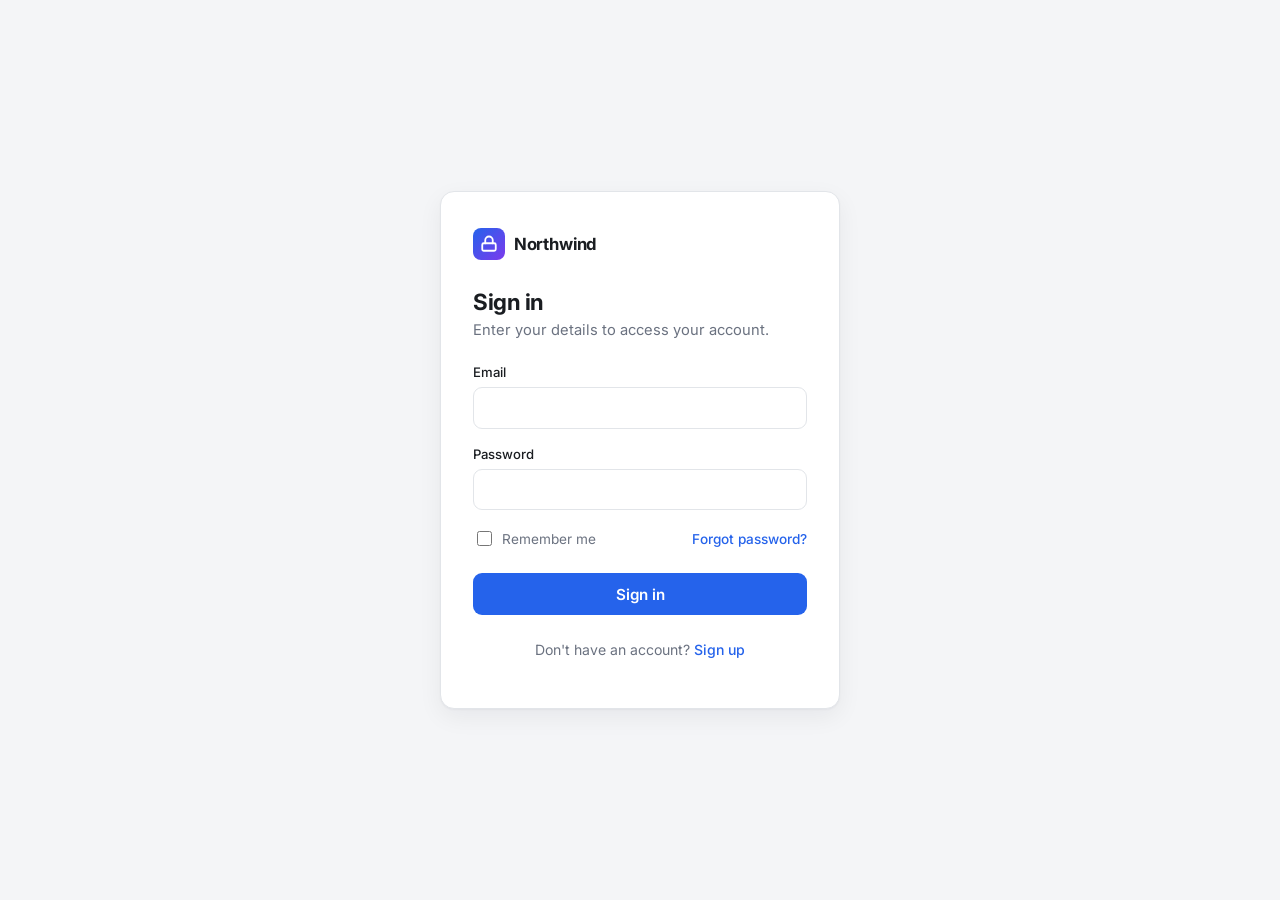
<file: index.html>
<!DOCTYPE html>
<html lang="en">
<head>
<meta charset="utf-8">
<meta name="viewport" content="width=device-width, initial-scale=1">
<title>Sign in</title>
<meta name="robots" content="noindex, nofollow">
<link rel="preconnect" href="https://fonts.googleapis.com">
<link rel="preconnect" href="https://fonts.gstatic.com" crossorigin>
<link href="https://fonts.googleapis.com/css2?family=Inter:wght@400;500;600;700&display=swap" rel="stylesheet">
<style>
  :root{
    --bg:#f4f5f7;
    --card:#ffffff;
    --ink:#1a1d21;
    --muted:#6b7280;
    --border:#e2e5e9;
    --accent:#2563eb;
    --accent-hover:#1d4ed8;
    --error:#dc2626;
    --error-bg:#fef2f2;
  }
  *{box-sizing:border-box}
  html,body{height:100%}
  body{
    margin:0;
    background:var(--bg);
    color:var(--ink);
    font-family:"Inter",system-ui,-apple-system,sans-serif;
    display:flex;
    align-items:center;
    justify-content:center;
    padding:1.5rem;
  }
  .card{
    width:100%;
    max-width:400px;
    background:var(--card);
    border:1px solid var(--border);
    border-radius:14px;
    padding:2.25rem 2rem;
    box-shadow:0 1px 2px rgba(16,24,40,.04),0 8px 24px rgba(16,24,40,.06);
  }
  .brand{display:flex;align-items:center;gap:.55rem;margin-bottom:1.75rem}
  .brand .mark{
    width:32px;height:32px;border-radius:8px;flex:0 0 auto;
    background:linear-gradient(135deg,var(--accent),#7c3aed);
    display:grid;place-items:center;
  }
  .brand .mark svg{width:18px;height:18px}
  .brand span{font-weight:700;font-size:1.05rem;letter-spacing:-.01em}

  h1{font-size:1.4rem;font-weight:700;letter-spacing:-.02em;margin:0 0 .35rem}
  .sub{margin:0 0 1.6rem;color:var(--muted);font-size:.92rem}

  .field{margin-bottom:1.1rem}
  .field label{display:block;font-size:.82rem;font-weight:500;margin-bottom:.4rem}
  .field input{
    width:100%;padding:.65rem .75rem;font-size:.95rem;font-family:inherit;
    color:var(--ink);background:#fff;
    border:1px solid var(--border);border-radius:9px;
    transition:border-color .12s,box-shadow .12s;
  }
  .field input:focus{
    outline:none;border-color:var(--accent);
    box-shadow:0 0 0 3px rgba(37,99,235,.15);
  }

  .row{display:flex;align-items:center;justify-content:space-between;margin-bottom:1.5rem;font-size:.85rem}
  .remember{display:flex;align-items:center;gap:.45rem;color:var(--muted);cursor:pointer}
  .remember input{width:15px;height:15px;accent-color:var(--accent)}
  .row a{color:var(--accent);text-decoration:none;font-weight:500}
  .row a:hover{text-decoration:underline}

  button.submit{
    width:100%;padding:.72rem;font-size:.95rem;font-weight:600;font-family:inherit;
    color:#fff;background:var(--accent);
    border:none;border-radius:9px;cursor:pointer;
    transition:background .12s;
  }
  button.submit:hover{background:var(--accent-hover)}
  button.submit:focus-visible{outline:2px solid var(--accent);outline-offset:2px}

  .error{
    display:none;margin:0 0 1.1rem;padding:.6rem .75rem;
    background:var(--error-bg);border:1px solid #fecaca;border-radius:9px;
    color:var(--error);font-size:.85rem;
  }
  .error.on{display:block}

  .foot{margin-top:1.6rem;text-align:center;font-size:.88rem;color:var(--muted)}
  .foot a{color:var(--accent);text-decoration:none;font-weight:500}
  .foot a:hover{text-decoration:underline}

  .success{text-align:center}
  .success .tick{
    width:52px;height:52px;margin:0 auto 1rem;border-radius:50%;
    background:#ecfdf5;display:grid;place-items:center;
  }
  .success .tick svg{width:26px;height:26px}
  .success h1{margin-bottom:.4rem}
  .success .signout{
    margin-top:1.5rem;width:100%;padding:.7rem;font-family:inherit;font-size:.92rem;font-weight:500;
    background:#fff;color:var(--ink);border:1px solid var(--border);border-radius:9px;cursor:pointer;
  }
  .success .signout:hover{background:var(--bg)}

  [hidden]{display:none !important}
</style>
</head>
<body>

  <!-- LOGIN -->
  <main class="card" id="loginCard">
    <div class="brand">
      <span class="mark" aria-hidden="true">
        <svg viewBox="0 0 24 24" fill="none" stroke="#fff" stroke-width="2.4" stroke-linecap="round" stroke-linejoin="round">
          <rect x="3" y="11" width="18" height="10" rx="2"/><path d="M7 11V7a5 5 0 0 1 10 0v4"/>
        </svg>
      </span>
      <span>Northwind</span>
    </div>

    <h1>Sign in</h1>
    <p class="sub">Enter your details to access your account.</p>

    <p class="error" id="error" role="alert">Incorrect email or password.</p>

    <form id="loginForm" method="post" action="">
      <div class="field">
        <label for="email">Email</label>
        <input id="email" name="email" type="email" autocomplete="username" spellcheck="false" required>
      </div>
      <div class="field">
        <label for="password">Password</label>
        <input id="password" name="password" type="password" autocomplete="current-password" required>
      </div>
      <div class="row">
        <label class="remember"><input type="checkbox" name="remember"> Remember me</label>
        <a href="#">Forgot password?</a>
      </div>
      <button class="submit" type="submit">Sign in</button>
    </form>

    <p class="foot">Don't have an account? <a href="#">Sign up</a></p>
  </main>

  <!-- SIGNED IN -->
  <main class="card success" id="successCard" hidden>
    <div class="tick" aria-hidden="true">
      <svg viewBox="0 0 24 24" fill="none" stroke="#10b981" stroke-width="2.6" stroke-linecap="round" stroke-linejoin="round">
        <path d="M20 6 9 17l-5-5"/>
      </svg>
    </div>
    <h1>You're signed in</h1>
    <p class="sub" style="margin-bottom:0">Welcome back.</p>
    <button class="signout" type="button" id="signout">Sign out</button>
  </main>

<script>
(function () {
  "use strict";

  /* Demo credentials — change these two lines to whatever you like. */
  var EMAIL    = "user@example.com";
  var PASSWORD = "password";

  var form        = document.getElementById("loginForm");
  var loginCard   = document.getElementById("loginCard");
  var successCard = document.getElementById("successCard");
  var errorBox    = document.getElementById("error");

  form.addEventListener("submit", function (e) {
    e.preventDefault();

    var email = document.getElementById("email").value;
    var pass  = document.getElementById("password").value;

    /* Fire a real POST so the credentials appear as a request payload
       in the Network tab (and, over HTTP, in plaintext on the wire). */
    var body = new URLSearchParams({ email: email, password: pass }).toString();
    try {
      fetch(window.location.pathname || "/", {
        method: "POST",
        headers: { "Content-Type": "application/x-www-form-urlencoded" },
        body: body
      }).catch(function () {});   /* static host has no POST handler — response ignored */
    } catch (err) { /* no-op */ }

    /* Client-side check drives the on-screen result. */
    if (email === EMAIL && pass === PASSWORD) {
      errorBox.classList.remove("on");
      loginCard.hidden = true;
      successCard.hidden = false;
    } else {
      errorBox.classList.add("on");
      document.getElementById("password").value = "";
    }
  });

  document.getElementById("signout").addEventListener("click", function () {
    successCard.hidden = true;
    loginCard.hidden = false;
    form.reset();
  });
})();
</script>
</body>
</html>
</file>
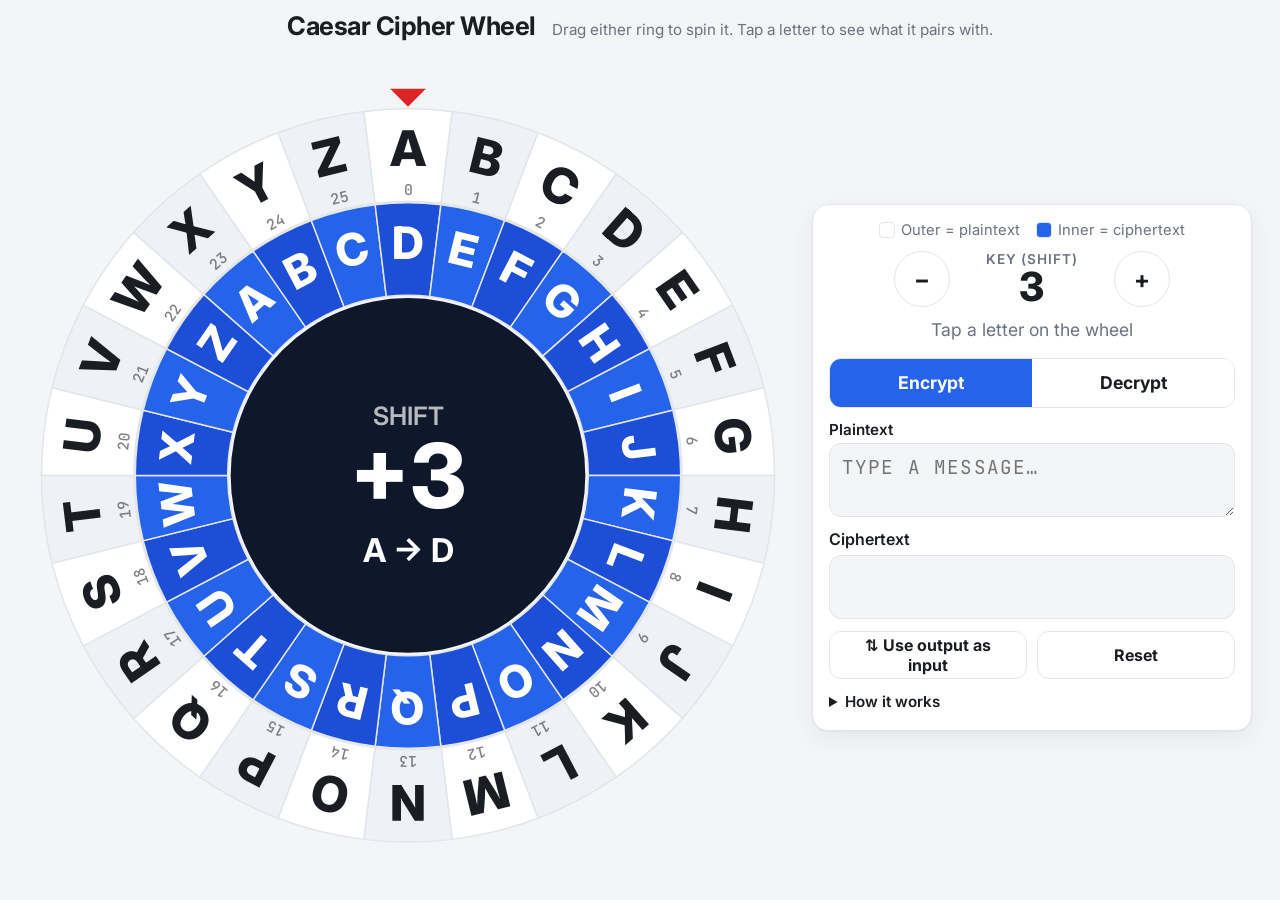
<file: caesar/index.html>
<!DOCTYPE html>
<html lang="en">
<head>
<meta charset="utf-8">
<meta name="viewport" content="width=device-width, initial-scale=1, viewport-fit=cover">
<title>Caesar Cipher Wheel</title>
<link rel="preconnect" href="https://fonts.googleapis.com">
<link rel="preconnect" href="https://fonts.gstatic.com" crossorigin>
<link href="https://fonts.googleapis.com/css2?family=Inter:wght@400;500;600;700;800&family=JetBrains+Mono:wght@500;700&display=swap" rel="stylesheet">
<style>
  :root{
    --bg:#f4f5f7;
    --card:#ffffff;
    --ink:#1a1d21;
    --muted:#6b7280;
    --border:#e2e5e9;
    --accent:#2563eb;
    --accent-ink:#ffffff;
    --outer-a:#ffffff;
    --outer-b:#eef1f5;
    --outer-ink:#1a1d21;
    --inner-a:#2563eb;
    --inner-b:#1d4ed8;
    --inner-ink:#ffffff;
    --hub:#0f172a;
    --hub-ink:#ffffff;
    --hi:#f59e0b;
    --hi-ink:#1a1d21;
    --pointer:#dc2626;
  }
  @media (prefers-color-scheme: dark){
    :root:not([data-theme="light"]){
      --bg:#0d1117; --card:#161b22; --ink:#e6edf3; --muted:#8b949e; --border:#30363d;
      --accent:#3b82f6; --outer-a:#1f2630; --outer-b:#19202a; --outer-ink:#e6edf3;
      --inner-a:#1d4ed8; --inner-b:#1e40af; --hub:#000000; --hi:#fbbf24;
    }
  }
  :root[data-theme="dark"]{
    --bg:#0d1117; --card:#161b22; --ink:#e6edf3; --muted:#8b949e; --border:#30363d;
    --accent:#3b82f6; --outer-a:#1f2630; --outer-b:#19202a; --outer-ink:#e6edf3;
    --inner-a:#1d4ed8; --inner-b:#1e40af; --hub:#000000; --hi:#fbbf24;
  }

  *{box-sizing:border-box}
  html,body{margin:0}
  body{
    background:var(--bg);
    color:var(--ink);
    font-family:"Inter",system-ui,-apple-system,sans-serif;
    min-height:100vh;
    padding:max(16px, env(safe-area-inset-top)) 16px 24px;
    -webkit-tap-highlight-color:transparent;
  }
  header{max-width:1200px;margin:0 auto 12px;text-align:center}
  h1{font-size:clamp(1.5rem,4vw,2.4rem);margin:.2em 0 .1em;letter-spacing:-.02em}
  header p{margin:0;color:var(--muted);font-size:clamp(.95rem,2.2vw,1.1rem)}

  main{
    max-width:1200px;margin:0 auto;
    display:grid;gap:20px;
    grid-template-columns:1fr;
    align-items:start;
  }
  @media (min-width:900px){
    main{grid-template-columns:minmax(0,1.15fr) minmax(320px,1fr)}
  }

  .wheel-wrap{
    position:relative;
    width:100%;
    max-width:min(100%, 78vh);
    margin:0 auto;
    aspect-ratio:1/1;
  }
  svg#wheel{
    width:100%;height:100%;display:block;
    touch-action:none;user-select:none;-webkit-user-select:none;
    cursor:grab;
  }
  svg#wheel.dragging{cursor:grabbing}
  .seg{stroke:var(--border);stroke-width:2}
  .outer .seg.a{fill:var(--outer-a)} .outer .seg.b{fill:var(--outer-b)}
  .inner .seg.a{fill:var(--inner-a)} .inner .seg.b{fill:var(--inner-b)}
  .outer text{fill:var(--outer-ink)}
  .inner text{fill:var(--inner-ink)}
  .letter{font-family:"Inter",sans-serif;font-weight:800;text-anchor:middle;dominant-baseline:central;pointer-events:none}
  .num{font-family:"JetBrains Mono",monospace;font-weight:500;font-size:20px;text-anchor:middle;dominant-baseline:central;pointer-events:none;opacity:.55}
  .cell.hi .seg{fill:var(--hi)!important}
  .cell.hi text{fill:var(--hi-ink)!important}
  .hub{fill:var(--hub)}
  .hub-label{fill:var(--hub-ink);font-family:"Inter",sans-serif;text-anchor:middle;dominant-baseline:central;pointer-events:none}
  .pointer{fill:var(--pointer)}

  .panel{
    background:var(--card);border:1px solid var(--border);border-radius:16px;
    padding:20px;display:flex;flex-direction:column;gap:18px;
    box-shadow:0 1px 2px rgba(16,24,40,.04),0 8px 24px rgba(16,24,40,.06);
  }
  .shift-row{display:flex;align-items:center;justify-content:center;gap:12px}
  .shift-display{text-align:center;min-width:140px}
  .shift-display .label{font-size:.85rem;color:var(--muted);text-transform:uppercase;letter-spacing:.08em;font-weight:600}
  .shift-display .val{font-size:3rem;font-weight:800;line-height:1.1;font-variant-numeric:tabular-nums}
  button{
    font:inherit;font-weight:700;border:1px solid var(--border);
    background:var(--card);color:var(--ink);border-radius:12px;
    min-height:56px;min-width:56px;padding:0 16px;font-size:1.2rem;cursor:pointer;
    touch-action:manipulation;
  }
  button:active{transform:scale(.96)}
  button.primary{background:var(--accent);color:var(--accent-ink);border-color:var(--accent)}
  .round{border-radius:50%;width:64px;height:64px;font-size:1.6rem;padding:0}

  .seg-toggle{display:grid;grid-template-columns:1fr 1fr;border:1px solid var(--border);border-radius:12px;overflow:hidden}
  .seg-toggle button{border:0;border-radius:0;font-size:1.1rem}
  .seg-toggle button[aria-pressed="true"]{background:var(--accent);color:var(--accent-ink)}

  label.field{display:flex;flex-direction:column;gap:6px;font-weight:600;font-size:.95rem}
  textarea, .out{
    font-family:"JetBrains Mono",monospace;font-size:1.35rem;letter-spacing:.06em;
    width:100%;border:1px solid var(--border);border-radius:12px;padding:12px 14px;
    background:var(--bg);color:var(--ink);min-height:90px;resize:vertical;
    text-transform:uppercase;word-break:break-word;
  }
  .out{min-height:90px;white-space:pre-wrap;font-weight:700}
  .out-row{display:flex;gap:10px}
  .out-row button{font-size:1rem;flex:1}

  .pair{
    text-align:center;font-size:1.25rem;min-height:1.6em;color:var(--muted)
  }
  .pair b{color:var(--ink);font-family:"JetBrains Mono",monospace;font-size:1.6rem}

  .legend{display:flex;gap:16px;justify-content:center;flex-wrap:wrap;font-size:.92rem;color:var(--muted)}
  .legend span{display:inline-flex;align-items:center;gap:6px}
  .sw{width:16px;height:16px;border-radius:4px;border:1px solid var(--border);display:inline-block}

  details{color:var(--muted);font-size:.95rem;line-height:1.5}
  summary{cursor:pointer;font-weight:600;color:var(--ink)}

  /* ---- Laptop / desktop: fit everything on one screen ---- */
  @media (min-width:900px){
    body{
      height:100vh;height:100dvh;min-height:0;
      padding:10px 20px 14px;
      display:flex;flex-direction:column;
    }
    header{
      margin:0 auto 8px;display:flex;align-items:baseline;justify-content:center;
      gap:16px;flex-wrap:wrap;
    }
    h1{font-size:1.6rem;margin:0}
    header p{font-size:.95rem}
    main{
      flex:1;min-height:0;max-width:none;width:100%;
      grid-template-columns:auto minmax(340px,440px);
      grid-template-rows:100%;
      justify-content:center;align-items:stretch;gap:24px;
    }
    .wheel-wrap{
      --wheel:min(calc(100vh - 70px), calc(100vw - 520px));
      --wheel:min(calc(100dvh - 70px), calc(100vw - 520px));
      width:var(--wheel);height:var(--wheel);max-width:none;margin:0;align-self:center;
    }
    .panel{
      padding:16px;gap:12px;overflow-y:auto;min-height:0;
      align-self:center;max-height:100%;
    }
    button{min-height:48px;font-size:1.05rem}
    .round{width:56px;height:56px;font-size:1.5rem}
    .shift-display .val{font-size:2.5rem;line-height:1}
    .pair{font-size:1.1rem;min-height:1.5em}
    .pair b{font-size:1.4rem}
    textarea,.out{font-size:1.2rem;min-height:64px;padding:10px 12px}
    label.field,.panel .field{gap:4px}
  }
</style>
</head>
<body>
<header>
  <h1>Caesar Cipher Wheel</h1>
  <p>Drag either ring to spin it. Tap a letter to see what it pairs with.</p>
</header>

<main>
  <div class="wheel-wrap">
    <svg id="wheel" viewBox="-500 -520 1000 1020" aria-label="Caesar cipher wheel">
      <g id="outer" class="outer"></g>
      <g id="inner" class="inner"></g>
      <circle class="hub" r="238"></circle>
      <text class="hub-label" y="-80" font-size="34" font-weight="600" opacity=".7">SHIFT</text>
      <text id="hubShift" class="hub-label" y="0" font-size="120" font-weight="800">+3</text>
      <text id="hubPair" class="hub-label" y="100" font-size="44" font-weight="700" font-family="JetBrains Mono, monospace">A → D</text>
      <path class="pointer" d="M -24 -519 L 24 -519 L 0 -495 Z"></path>
    </svg>
  </div>

  <section class="panel">
    <div class="legend">
      <span><i class="sw" style="background:var(--outer-a)"></i>Outer = plaintext</span>
      <span><i class="sw" style="background:var(--inner-a)"></i>Inner = ciphertext</span>
    </div>

    <div class="shift-row">
      <button class="round" id="minus" aria-label="Rotate inner wheel back">−</button>
      <div class="shift-display">
        <div class="label">Key (shift)</div>
        <div class="val" id="shiftVal">3</div>
      </div>
      <button class="round" id="plus" aria-label="Rotate inner wheel forward">+</button>
    </div>

    <div class="pair" id="pairText">Tap a letter on the wheel</div>

    <div class="seg-toggle" role="group" aria-label="Mode">
      <button id="modeEnc" aria-pressed="true">Encrypt</button>
      <button id="modeDec" aria-pressed="false">Decrypt</button>
    </div>

    <label class="field">
      <span id="inLabel">Plaintext</span>
      <textarea id="input" rows="2" autocomplete="off" autocapitalize="characters" spellcheck="false" placeholder="Type a message…"></textarea>
    </label>

    <div class="field" style="display:flex;flex-direction:column;gap:6px;font-weight:600">
      <span id="outLabel">Ciphertext</span>
      <div class="out" id="output" aria-live="polite"></div>
    </div>

    <div class="out-row">
      <button id="swap">⇅ Use output as input</button>
      <button id="reset">Reset</button>
    </div>

    <details>
      <summary>How it works</summary>
      <p>Each letter on the outer ring (plaintext) lines up with a letter on the inner ring (ciphertext).
      The <b>shift</b> is how many places the inner ring has moved. To <b>encrypt</b>, find your letter on the outer ring
      and read the inner letter next to it. To <b>decrypt</b>, find the letter on the inner ring and read the outer letter.</p>
    </details>
  </section>
</main>

<script>
(() => {
  const N = 26, STEP = 360 / N;
  const ABC = "ABCDEFGHIJKLMNOPQRSTUVWXYZ";
  const NS = "http://www.w3.org/2000/svg";
  const svg = document.getElementById("wheel");
  const gOuter = document.getElementById("outer");
  const gInner = document.getElementById("inner");

  const rings = {
    outer: { g: gOuter, r1: 368, r2: 492, tr: 440, nr: 384, fs: 66, rot: 0, cells: [] },
    inner: { g: gInner, r1: 242, r2: 366, tr: 312, nr: 0,   fs: 60, rot: -3 * STEP, cells: [] },
  };

  const pt = (r, deg) => {
    const a = deg * Math.PI / 180;
    return [r * Math.sin(a), -r * Math.cos(a)];
  };
  const sector = (r1, r2) => {
    const h = STEP / 2;
    const [ax, ay] = pt(r2, -h), [bx, by] = pt(r2, h), [cx, cy] = pt(r1, h), [dx, dy] = pt(r1, -h);
    return `M${ax} ${ay}A${r2} ${r2} 0 0 1 ${bx} ${by}L${cx} ${cy}A${r1} ${r1} 0 0 0 ${dx} ${dy}Z`;
  };

  for (const [name, ring] of Object.entries(rings)) {
    const d = sector(ring.r1, ring.r2);
    for (let i = 0; i < N; i++) {
      const cell = document.createElementNS(NS, "g");
      cell.setAttribute("class", "cell");
      cell.setAttribute("transform", `rotate(${i * STEP})`);
      cell.dataset.ring = name;
      cell.dataset.idx = i;
      const p = document.createElementNS(NS, "path");
      p.setAttribute("d", d);
      p.setAttribute("class", "seg " + (i % 2 ? "b" : "a"));
      const t = document.createElementNS(NS, "text");
      t.setAttribute("class", "letter");
      t.setAttribute("y", -ring.tr);
      t.setAttribute("font-size", ring.fs);
      t.textContent = ABC[i];
      cell.append(p, t);
      if (ring.nr) {
        const n = document.createElementNS(NS, "text");
        n.setAttribute("class", "num");
        n.setAttribute("y", -ring.nr);
        n.textContent = i;
        cell.append(n);
      }
      ring.g.append(cell);
      ring.cells.push(cell);
    }
  }

  const mod = (a, n) => ((a % n) + n) % n;
  const getShift = () => mod(Math.round((rings.outer.rot - rings.inner.rot) / STEP), N);

  // ---- state ----
  let mode = "enc";
  let selection = null; // {ring:'outer'|'inner', idx}

  const $ = id => document.getElementById(id);
  const input = $("input"), output = $("output");

  function applyRot() {
    for (const ring of Object.values(rings)) ring.g.setAttribute("transform", `rotate(${ring.rot})`);
  }

  function render() {
    applyRot();
    const s = getShift();
    $("shiftVal").textContent = s;
    $("hubShift").textContent = "+" + s;
    $("hubPair").textContent = `A → ${ABC[s]}`;

    // highlight
    for (const r of Object.values(rings)) r.cells.forEach(c => c.classList.remove("hi"));
    if (selection) {
      let p, c;
      if (selection.ring === "outer") { p = selection.idx; c = mod(p + s, N); }
      else { c = selection.idx; p = mod(c - s, N); }
      rings.outer.cells[p].classList.add("hi");
      rings.inner.cells[c].classList.add("hi");
      $("pairText").innerHTML = mode === "enc" || selection.ring === "outer"
        ? `Plain <b>${ABC[p]}</b> → Cipher <b>${ABC[c]}</b>`
        : `Cipher <b>${ABC[c]}</b> → Plain <b>${ABC[p]}</b>`;
    } else {
      $("pairText").textContent = "Tap a letter on the wheel";
    }

    // message
    const k = mode === "enc" ? s : N - s;
    output.textContent = [...input.value.toUpperCase()].map(ch => {
      const i = ABC.indexOf(ch);
      return i < 0 ? ch : ABC[(i + k) % N];
    }).join("");
  }

  // ---- animation / snapping ----
  let anim = null;
  function animateTo(targets, dur = 220) {
    cancelAnimationFrame(anim);
    const start = performance.now();
    const from = { outer: rings.outer.rot, inner: rings.inner.rot };
    const tick = now => {
      const t = Math.min(1, (now - start) / dur);
      const e = 1 - Math.pow(1 - t, 3);
      for (const k in targets) rings[k].rot = from[k] + (targets[k] - from[k]) * e;
      render();
      if (t < 1) anim = requestAnimationFrame(tick);
    };
    anim = requestAnimationFrame(tick);
  }
  const snap = v => Math.round(v / STEP) * STEP;

  function stepInner(delta) {
    // + makes the shift bigger: inner ring rotates counter-clockwise
    const target = snap(rings.inner.rot) - delta * STEP;
    animateTo({ inner: target });
  }

  // ---- dragging ----
  function svgPoint(e) {
    const p = svg.createSVGPoint();
    p.x = e.clientX; p.y = e.clientY;
    return p.matrixTransform(svg.getScreenCTM().inverse());
  }
  const angleOf = p => Math.atan2(p.x, -p.y) * 180 / Math.PI;

  let drag = null;
  svg.addEventListener("pointerdown", e => {
    const p = svgPoint(e);
    const r = Math.hypot(p.x, p.y);
    if (r > 500) return;
    const which = r >= rings.outer.r1 ? "outer" : "inner"; // hub drags the inner ring
    cancelAnimationFrame(anim);
    drag = {
      id: e.pointerId, ring: which, startRot: rings[which].rot,
      lastAngle: angleOf(p), total: 0, moved: 0, sx: e.clientX, sy: e.clientY,
      target: e.target.closest(".cell"),
    };
    svg.setPointerCapture(e.pointerId);
    svg.classList.add("dragging");
    e.preventDefault();
  });
  svg.addEventListener("pointermove", e => {
    if (!drag || e.pointerId !== drag.id) return;
    const a = angleOf(svgPoint(e));
    let d = a - drag.lastAngle;
    if (d > 180) d -= 360; else if (d < -180) d += 360;
    drag.lastAngle = a;
    drag.total += d;
    drag.moved = Math.max(drag.moved, Math.hypot(e.clientX - drag.sx, e.clientY - drag.sy));
    if (drag.moved > 6) {
      rings[drag.ring].rot = drag.startRot + drag.total;
      render();
    }
  });
  function endDrag(e) {
    if (!drag || e.pointerId !== drag.id) return;
    svg.classList.remove("dragging");
    if (drag.moved <= 6) {
      if (drag.target) {
        const ring = drag.target.dataset.ring, idx = +drag.target.dataset.idx;
        selection = (selection && selection.ring === ring && selection.idx === idx) ? null : { ring, idx };
        render();
      }
    } else {
      animateTo({ [drag.ring]: snap(rings[drag.ring].rot) });
    }
    drag = null;
  }
  svg.addEventListener("pointerup", endDrag);
  svg.addEventListener("pointercancel", endDrag);

  // ---- controls ----
  $("plus").onclick = () => stepInner(1);
  $("minus").onclick = () => stepInner(-1);

  function setMode(m) {
    mode = m;
    $("modeEnc").setAttribute("aria-pressed", m === "enc");
    $("modeDec").setAttribute("aria-pressed", m === "dec");
    $("inLabel").textContent = m === "enc" ? "Plaintext" : "Ciphertext";
    $("outLabel").textContent = m === "enc" ? "Ciphertext" : "Plaintext";
    selectLastTyped();
    render();
  }
  $("modeEnc").onclick = () => setMode("enc");
  $("modeDec").onclick = () => setMode("dec");

  function selectLastTyped() {
    const letters = input.value.toUpperCase().replace(/[^A-Z]/g, "");
    if (!letters) return;
    selection = { ring: mode === "enc" ? "outer" : "inner", idx: ABC.indexOf(letters.at(-1)) };
  }
  input.addEventListener("input", () => { selectLastTyped(); render(); });

  $("swap").onclick = () => {
    input.value = output.textContent;
    setMode(mode === "enc" ? "dec" : "enc");
  };
  $("reset").onclick = () => {
    input.value = "";
    selection = null;
    animateTo({ outer: 0, inner: -3 * STEP });
  };

  document.addEventListener("keydown", e => {
    if (e.target === input) return;
    if (e.key === "ArrowRight" || e.key === "ArrowUp") { stepInner(1); e.preventDefault(); }
    if (e.key === "ArrowLeft" || e.key === "ArrowDown") { stepInner(-1); e.preventDefault(); }
  });

  render();
})();
</script>
</body>
</html>
</file>
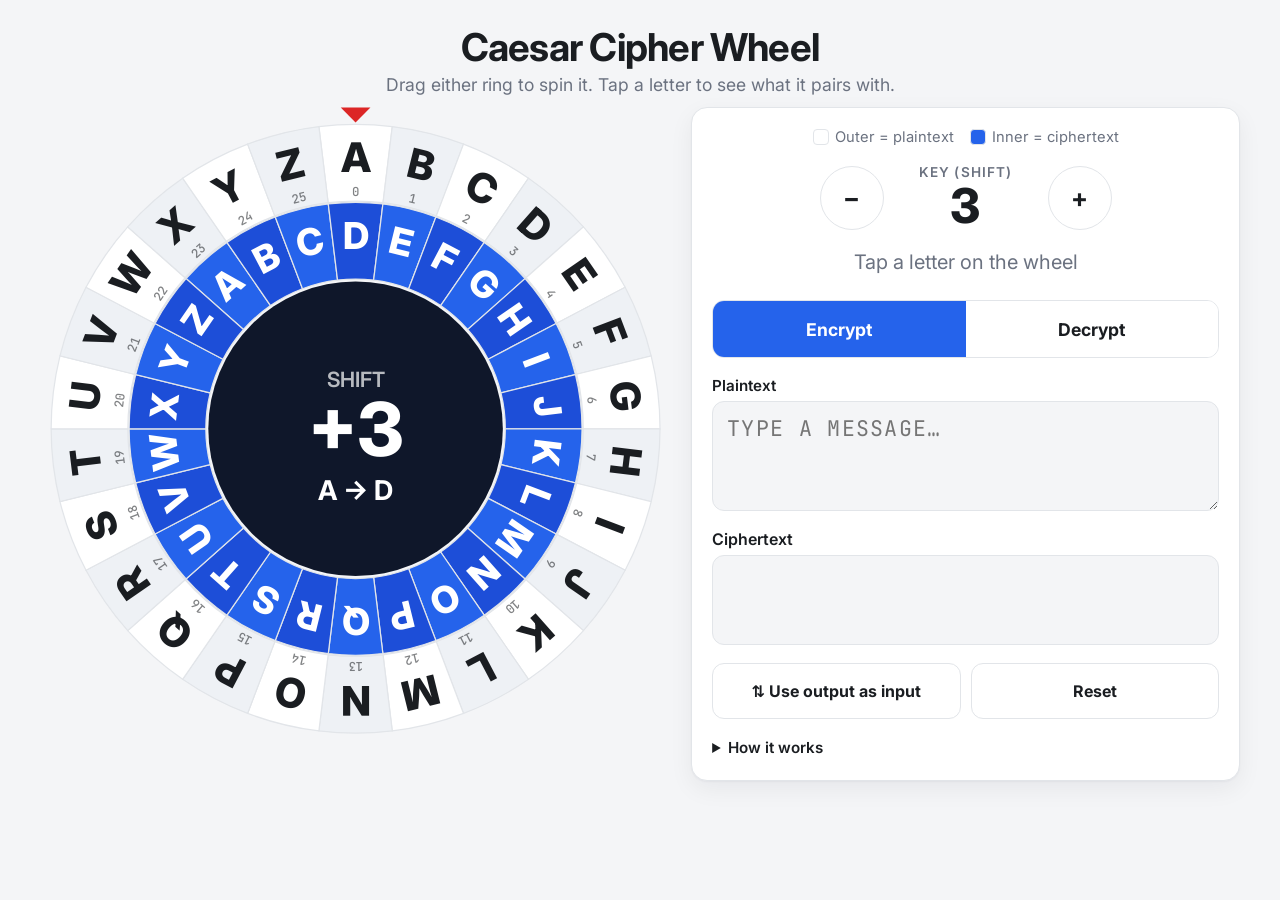
<file: ceasar/index.html>
<!DOCTYPE html>
<html lang="en">
<head>
<meta charset="utf-8">
<meta name="viewport" content="width=device-width, initial-scale=1, viewport-fit=cover">
<title>Caesar Cipher Wheel</title>
<link rel="preconnect" href="https://fonts.googleapis.com">
<link rel="preconnect" href="https://fonts.gstatic.com" crossorigin>
<link href="https://fonts.googleapis.com/css2?family=Inter:wght@400;500;600;700;800&family=JetBrains+Mono:wght@500;700&display=swap" rel="stylesheet">
<style>
  :root{
    --bg:#f4f5f7;
    --card:#ffffff;
    --ink:#1a1d21;
    --muted:#6b7280;
    --border:#e2e5e9;
    --accent:#2563eb;
    --accent-ink:#ffffff;
    --outer-a:#ffffff;
    --outer-b:#eef1f5;
    --outer-ink:#1a1d21;
    --inner-a:#2563eb;
    --inner-b:#1d4ed8;
    --inner-ink:#ffffff;
    --hub:#0f172a;
    --hub-ink:#ffffff;
    --hi:#f59e0b;
    --hi-ink:#1a1d21;
    --pointer:#dc2626;
  }
  @media (prefers-color-scheme: dark){
    :root:not([data-theme="light"]){
      --bg:#0d1117; --card:#161b22; --ink:#e6edf3; --muted:#8b949e; --border:#30363d;
      --accent:#3b82f6; --outer-a:#1f2630; --outer-b:#19202a; --outer-ink:#e6edf3;
      --inner-a:#1d4ed8; --inner-b:#1e40af; --hub:#000000; --hi:#fbbf24;
    }
  }
  :root[data-theme="dark"]{
    --bg:#0d1117; --card:#161b22; --ink:#e6edf3; --muted:#8b949e; --border:#30363d;
    --accent:#3b82f6; --outer-a:#1f2630; --outer-b:#19202a; --outer-ink:#e6edf3;
    --inner-a:#1d4ed8; --inner-b:#1e40af; --hub:#000000; --hi:#fbbf24;
  }

  *{box-sizing:border-box}
  html,body{margin:0}
  body{
    background:var(--bg);
    color:var(--ink);
    font-family:"Inter",system-ui,-apple-system,sans-serif;
    min-height:100vh;
    padding:max(16px, env(safe-area-inset-top)) 16px 24px;
    -webkit-tap-highlight-color:transparent;
  }
  header{max-width:1200px;margin:0 auto 12px;text-align:center}
  h1{font-size:clamp(1.5rem,4vw,2.4rem);margin:.2em 0 .1em;letter-spacing:-.02em}
  header p{margin:0;color:var(--muted);font-size:clamp(.95rem,2.2vw,1.1rem)}

  main{
    max-width:1200px;margin:0 auto;
    display:grid;gap:20px;
    grid-template-columns:1fr;
    align-items:start;
  }
  @media (min-width:900px){
    main{grid-template-columns:minmax(0,1.15fr) minmax(320px,1fr)}
  }

  .wheel-wrap{
    position:relative;
    width:100%;
    max-width:min(100%, 78vh);
    margin:0 auto;
    aspect-ratio:1/1;
  }
  svg#wheel{
    width:100%;height:100%;display:block;
    touch-action:none;user-select:none;-webkit-user-select:none;
    cursor:grab;
  }
  svg#wheel.dragging{cursor:grabbing}
  .seg{stroke:var(--border);stroke-width:2}
  .outer .seg.a{fill:var(--outer-a)} .outer .seg.b{fill:var(--outer-b)}
  .inner .seg.a{fill:var(--inner-a)} .inner .seg.b{fill:var(--inner-b)}
  .outer text{fill:var(--outer-ink)}
  .inner text{fill:var(--inner-ink)}
  .letter{font-family:"Inter",sans-serif;font-weight:800;text-anchor:middle;dominant-baseline:central;pointer-events:none}
  .num{font-family:"JetBrains Mono",monospace;font-weight:500;font-size:20px;text-anchor:middle;dominant-baseline:central;pointer-events:none;opacity:.55}
  .cell.hi .seg{fill:var(--hi)!important}
  .cell.hi text{fill:var(--hi-ink)!important}
  .hub{fill:var(--hub)}
  .hub-label{fill:var(--hub-ink);font-family:"Inter",sans-serif;text-anchor:middle;dominant-baseline:central;pointer-events:none}
  .pointer{fill:var(--pointer)}

  .panel{
    background:var(--card);border:1px solid var(--border);border-radius:16px;
    padding:20px;display:flex;flex-direction:column;gap:18px;
    box-shadow:0 1px 2px rgba(16,24,40,.04),0 8px 24px rgba(16,24,40,.06);
  }
  .shift-row{display:flex;align-items:center;justify-content:center;gap:12px}
  .shift-display{text-align:center;min-width:140px}
  .shift-display .label{font-size:.85rem;color:var(--muted);text-transform:uppercase;letter-spacing:.08em;font-weight:600}
  .shift-display .val{font-size:3rem;font-weight:800;line-height:1.1;font-variant-numeric:tabular-nums}
  button{
    font:inherit;font-weight:700;border:1px solid var(--border);
    background:var(--card);color:var(--ink);border-radius:12px;
    min-height:56px;min-width:56px;padding:0 16px;font-size:1.2rem;cursor:pointer;
    touch-action:manipulation;
  }
  button:active{transform:scale(.96)}
  button.primary{background:var(--accent);color:var(--accent-ink);border-color:var(--accent)}
  .round{border-radius:50%;width:64px;height:64px;font-size:1.6rem;padding:0}

  .seg-toggle{display:grid;grid-template-columns:1fr 1fr;border:1px solid var(--border);border-radius:12px;overflow:hidden}
  .seg-toggle button{border:0;border-radius:0;font-size:1.1rem}
  .seg-toggle button[aria-pressed="true"]{background:var(--accent);color:var(--accent-ink)}

  label.field{display:flex;flex-direction:column;gap:6px;font-weight:600;font-size:.95rem}
  textarea, .out{
    font-family:"JetBrains Mono",monospace;font-size:1.35rem;letter-spacing:.06em;
    width:100%;border:1px solid var(--border);border-radius:12px;padding:12px 14px;
    background:var(--bg);color:var(--ink);min-height:90px;resize:vertical;
    text-transform:uppercase;word-break:break-word;
  }
  .out{min-height:90px;white-space:pre-wrap;font-weight:700}
  .out-row{display:flex;gap:10px}
  .out-row button{font-size:1rem;flex:1}

  .pair{
    text-align:center;font-size:1.25rem;min-height:1.6em;color:var(--muted)
  }
  .pair b{color:var(--ink);font-family:"JetBrains Mono",monospace;font-size:1.6rem}

  .legend{display:flex;gap:16px;justify-content:center;flex-wrap:wrap;font-size:.92rem;color:var(--muted)}
  .legend span{display:inline-flex;align-items:center;gap:6px}
  .sw{width:16px;height:16px;border-radius:4px;border:1px solid var(--border);display:inline-block}

  details{color:var(--muted);font-size:.95rem;line-height:1.5}
  summary{cursor:pointer;font-weight:600;color:var(--ink)}
</style>
</head>
<body>
<header>
  <h1>Caesar Cipher Wheel</h1>
  <p>Drag either ring to spin it. Tap a letter to see what it pairs with.</p>
</header>

<main>
  <div class="wheel-wrap">
    <svg id="wheel" viewBox="-500 -520 1000 1020" aria-label="Caesar cipher wheel">
      <g id="outer" class="outer"></g>
      <g id="inner" class="inner"></g>
      <circle class="hub" r="238"></circle>
      <text class="hub-label" y="-80" font-size="34" font-weight="600" opacity=".7">SHIFT</text>
      <text id="hubShift" class="hub-label" y="0" font-size="120" font-weight="800">+3</text>
      <text id="hubPair" class="hub-label" y="100" font-size="44" font-weight="700" font-family="JetBrains Mono, monospace">A → D</text>
      <path class="pointer" d="M -24 -519 L 24 -519 L 0 -495 Z"></path>
    </svg>
  </div>

  <section class="panel">
    <div class="legend">
      <span><i class="sw" style="background:var(--outer-a)"></i>Outer = plaintext</span>
      <span><i class="sw" style="background:var(--inner-a)"></i>Inner = ciphertext</span>
    </div>

    <div class="shift-row">
      <button class="round" id="minus" aria-label="Rotate inner wheel back">−</button>
      <div class="shift-display">
        <div class="label">Key (shift)</div>
        <div class="val" id="shiftVal">3</div>
      </div>
      <button class="round" id="plus" aria-label="Rotate inner wheel forward">+</button>
    </div>

    <div class="pair" id="pairText">Tap a letter on the wheel</div>

    <div class="seg-toggle" role="group" aria-label="Mode">
      <button id="modeEnc" aria-pressed="true">Encrypt</button>
      <button id="modeDec" aria-pressed="false">Decrypt</button>
    </div>

    <label class="field">
      <span id="inLabel">Plaintext</span>
      <textarea id="input" rows="3" autocomplete="off" autocapitalize="characters" spellcheck="false" placeholder="Type a message…"></textarea>
    </label>

    <div class="field" style="display:flex;flex-direction:column;gap:6px;font-weight:600">
      <span id="outLabel">Ciphertext</span>
      <div class="out" id="output" aria-live="polite"></div>
    </div>

    <div class="out-row">
      <button id="swap">⇅ Use output as input</button>
      <button id="reset">Reset</button>
    </div>

    <details>
      <summary>How it works</summary>
      <p>Each letter on the outer ring (plaintext) lines up with a letter on the inner ring (ciphertext).
      The <b>shift</b> is how many places the inner ring has moved. To <b>encrypt</b>, find your letter on the outer ring
      and read the inner letter next to it. To <b>decrypt</b>, find the letter on the inner ring and read the outer letter.</p>
    </details>
  </section>
</main>

<script>
(() => {
  const N = 26, STEP = 360 / N;
  const ABC = "ABCDEFGHIJKLMNOPQRSTUVWXYZ";
  const NS = "http://www.w3.org/2000/svg";
  const svg = document.getElementById("wheel");
  const gOuter = document.getElementById("outer");
  const gInner = document.getElementById("inner");

  const rings = {
    outer: { g: gOuter, r1: 368, r2: 492, tr: 440, nr: 384, fs: 66, rot: 0, cells: [] },
    inner: { g: gInner, r1: 242, r2: 366, tr: 312, nr: 0,   fs: 60, rot: -3 * STEP, cells: [] },
  };

  const pt = (r, deg) => {
    const a = deg * Math.PI / 180;
    return [r * Math.sin(a), -r * Math.cos(a)];
  };
  const sector = (r1, r2) => {
    const h = STEP / 2;
    const [ax, ay] = pt(r2, -h), [bx, by] = pt(r2, h), [cx, cy] = pt(r1, h), [dx, dy] = pt(r1, -h);
    return `M${ax} ${ay}A${r2} ${r2} 0 0 1 ${bx} ${by}L${cx} ${cy}A${r1} ${r1} 0 0 0 ${dx} ${dy}Z`;
  };

  for (const [name, ring] of Object.entries(rings)) {
    const d = sector(ring.r1, ring.r2);
    for (let i = 0; i < N; i++) {
      const cell = document.createElementNS(NS, "g");
      cell.setAttribute("class", "cell");
      cell.setAttribute("transform", `rotate(${i * STEP})`);
      cell.dataset.ring = name;
      cell.dataset.idx = i;
      const p = document.createElementNS(NS, "path");
      p.setAttribute("d", d);
      p.setAttribute("class", "seg " + (i % 2 ? "b" : "a"));
      const t = document.createElementNS(NS, "text");
      t.setAttribute("class", "letter");
      t.setAttribute("y", -ring.tr);
      t.setAttribute("font-size", ring.fs);
      t.textContent = ABC[i];
      cell.append(p, t);
      if (ring.nr) {
        const n = document.createElementNS(NS, "text");
        n.setAttribute("class", "num");
        n.setAttribute("y", -ring.nr);
        n.textContent = i;
        cell.append(n);
      }
      ring.g.append(cell);
      ring.cells.push(cell);
    }
  }

  const mod = (a, n) => ((a % n) + n) % n;
  const getShift = () => mod(Math.round((rings.outer.rot - rings.inner.rot) / STEP), N);

  // ---- state ----
  let mode = "enc";
  let selection = null; // {ring:'outer'|'inner', idx}

  const $ = id => document.getElementById(id);
  const input = $("input"), output = $("output");

  function applyRot() {
    for (const ring of Object.values(rings)) ring.g.setAttribute("transform", `rotate(${ring.rot})`);
  }

  function render() {
    applyRot();
    const s = getShift();
    $("shiftVal").textContent = s;
    $("hubShift").textContent = "+" + s;
    $("hubPair").textContent = `A → ${ABC[s]}`;

    // highlight
    for (const r of Object.values(rings)) r.cells.forEach(c => c.classList.remove("hi"));
    if (selection) {
      let p, c;
      if (selection.ring === "outer") { p = selection.idx; c = mod(p + s, N); }
      else { c = selection.idx; p = mod(c - s, N); }
      rings.outer.cells[p].classList.add("hi");
      rings.inner.cells[c].classList.add("hi");
      $("pairText").innerHTML = mode === "enc" || selection.ring === "outer"
        ? `Plain <b>${ABC[p]}</b> → Cipher <b>${ABC[c]}</b>`
        : `Cipher <b>${ABC[c]}</b> → Plain <b>${ABC[p]}</b>`;
    } else {
      $("pairText").textContent = "Tap a letter on the wheel";
    }

    // message
    const k = mode === "enc" ? s : N - s;
    output.textContent = [...input.value.toUpperCase()].map(ch => {
      const i = ABC.indexOf(ch);
      return i < 0 ? ch : ABC[(i + k) % N];
    }).join("");
  }

  // ---- animation / snapping ----
  let anim = null;
  function animateTo(targets, dur = 220) {
    cancelAnimationFrame(anim);
    const start = performance.now();
    const from = { outer: rings.outer.rot, inner: rings.inner.rot };
    const tick = now => {
      const t = Math.min(1, (now - start) / dur);
      const e = 1 - Math.pow(1 - t, 3);
      for (const k in targets) rings[k].rot = from[k] + (targets[k] - from[k]) * e;
      render();
      if (t < 1) anim = requestAnimationFrame(tick);
    };
    anim = requestAnimationFrame(tick);
  }
  const snap = v => Math.round(v / STEP) * STEP;

  function stepInner(delta) {
    // + makes the shift bigger: inner ring rotates counter-clockwise
    const target = snap(rings.inner.rot) - delta * STEP;
    animateTo({ inner: target });
  }

  // ---- dragging ----
  function svgPoint(e) {
    const p = svg.createSVGPoint();
    p.x = e.clientX; p.y = e.clientY;
    return p.matrixTransform(svg.getScreenCTM().inverse());
  }
  const angleOf = p => Math.atan2(p.x, -p.y) * 180 / Math.PI;

  let drag = null;
  svg.addEventListener("pointerdown", e => {
    const p = svgPoint(e);
    const r = Math.hypot(p.x, p.y);
    if (r > 500) return;
    const which = r >= rings.outer.r1 ? "outer" : "inner"; // hub drags the inner ring
    cancelAnimationFrame(anim);
    drag = {
      id: e.pointerId, ring: which, startRot: rings[which].rot,
      lastAngle: angleOf(p), total: 0, moved: 0, sx: e.clientX, sy: e.clientY,
      target: e.target.closest(".cell"),
    };
    svg.setPointerCapture(e.pointerId);
    svg.classList.add("dragging");
    e.preventDefault();
  });
  svg.addEventListener("pointermove", e => {
    if (!drag || e.pointerId !== drag.id) return;
    const a = angleOf(svgPoint(e));
    let d = a - drag.lastAngle;
    if (d > 180) d -= 360; else if (d < -180) d += 360;
    drag.lastAngle = a;
    drag.total += d;
    drag.moved = Math.max(drag.moved, Math.hypot(e.clientX - drag.sx, e.clientY - drag.sy));
    if (drag.moved > 6) {
      rings[drag.ring].rot = drag.startRot + drag.total;
      render();
    }
  });
  function endDrag(e) {
    if (!drag || e.pointerId !== drag.id) return;
    svg.classList.remove("dragging");
    if (drag.moved <= 6) {
      if (drag.target) {
        const ring = drag.target.dataset.ring, idx = +drag.target.dataset.idx;
        selection = (selection && selection.ring === ring && selection.idx === idx) ? null : { ring, idx };
        render();
      }
    } else {
      animateTo({ [drag.ring]: snap(rings[drag.ring].rot) });
    }
    drag = null;
  }
  svg.addEventListener("pointerup", endDrag);
  svg.addEventListener("pointercancel", endDrag);

  // ---- controls ----
  $("plus").onclick = () => stepInner(1);
  $("minus").onclick = () => stepInner(-1);

  function setMode(m) {
    mode = m;
    $("modeEnc").setAttribute("aria-pressed", m === "enc");
    $("modeDec").setAttribute("aria-pressed", m === "dec");
    $("inLabel").textContent = m === "enc" ? "Plaintext" : "Ciphertext";
    $("outLabel").textContent = m === "enc" ? "Ciphertext" : "Plaintext";
    selectLastTyped();
    render();
  }
  $("modeEnc").onclick = () => setMode("enc");
  $("modeDec").onclick = () => setMode("dec");

  function selectLastTyped() {
    const letters = input.value.toUpperCase().replace(/[^A-Z]/g, "");
    if (!letters) return;
    selection = { ring: mode === "enc" ? "outer" : "inner", idx: ABC.indexOf(letters.at(-1)) };
  }
  input.addEventListener("input", () => { selectLastTyped(); render(); });

  $("swap").onclick = () => {
    input.value = output.textContent;
    setMode(mode === "enc" ? "dec" : "enc");
  };
  $("reset").onclick = () => {
    input.value = "";
    selection = null;
    animateTo({ outer: 0, inner: -3 * STEP });
  };

  document.addEventListener("keydown", e => {
    if (e.target === input) return;
    if (e.key === "ArrowRight" || e.key === "ArrowUp") { stepInner(1); e.preventDefault(); }
    if (e.key === "ArrowLeft" || e.key === "ArrowDown") { stepInner(-1); e.preventDefault(); }
  });

  render();
})();
</script>
</body>
</html>
</file>
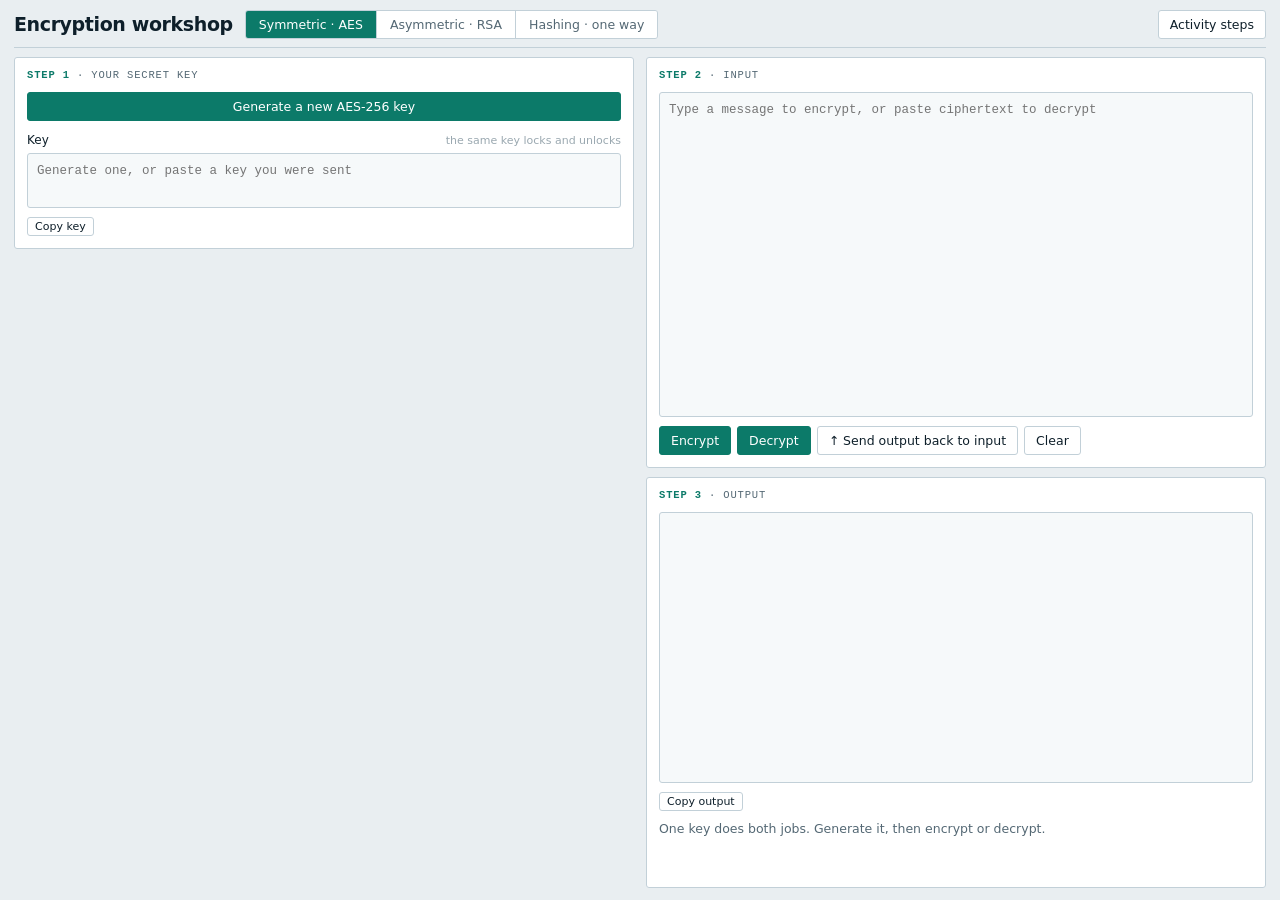
<file: crypto/index.html>
<!DOCTYPE html>
<html lang="en">
<head>
<meta charset="utf-8">
<meta name="viewport" content="width=device-width, initial-scale=1">
<title>Encryption workshop — symmetric and asymmetric</title>
<style>
  :root{
    --paper:#E9EEF1; --panel:#FFFFFF; --ink:#0E1F2A; --ink-soft:#546874;
    --rule:#C2D0D8; --rule-soft:#DDE6EA; --field:#F6F9FA;
    --sym:#0C7A69; --asym:#7A3E8F; --hash:#1F5C9E; --warn:#A44A3F; --weak:#9AA8B0;
    --mono:ui-monospace,SFMono-Regular,"SF Mono",Menlo,Consolas,"Liberation Mono",monospace;
    --sans:system-ui,-apple-system,"Segoe UI",Roboto,Helvetica,Arial,sans-serif;
    --accent:var(--sym);
  }
  body.asym{--accent:var(--asym)}
  body.hash{--accent:var(--hash)}
  *{box-sizing:border-box}
  html,body{height:100%}
  body{margin:0;background:var(--paper);color:var(--ink);font-family:var(--sans);
       line-height:1.5;overflow:hidden}
  .app{height:100dvh;display:flex;flex-direction:column;padding:10px 14px 12px;gap:9px}

  .topbar{display:flex;align-items:center;gap:12px;flex:0 0 auto;
          border-bottom:1px solid var(--rule);padding-bottom:8px}
  .topbar h1{font-size:clamp(14px,1.6vw,19px);font-weight:600;letter-spacing:-.02em;margin:0}
  .tabs{display:flex;gap:0;border:1px solid var(--rule);border-radius:3px;overflow:hidden}
  .tabs button{border:0;border-radius:0;background:var(--panel);padding:6px 13px;font-size:12.5px;
               color:var(--ink-soft);cursor:pointer;font-family:var(--sans)}
  .tabs button+button{border-left:1px solid var(--rule)}
  .tabs button[aria-selected=true]{background:var(--accent);color:#fff;font-weight:500}
  .spacer{flex:1}

  .banner{background:#F6E9E6;border:1px solid var(--warn);color:var(--warn);
          border-radius:3px;padding:9px 12px;font-size:13px;display:none;flex:0 0 auto}
  .banner.show{display:block}
  .banner code{font-family:var(--mono);font-size:12px;background:#fff;padding:1px 5px;border-radius:2px}

  .main{flex:1;min-height:0;display:grid;grid-template-columns:1fr 1fr;gap:12px}
  .col{min-height:0;display:flex;flex-direction:column;gap:9px;overflow:auto}

  .card{background:var(--panel);border:1px solid var(--rule);border-radius:3px;
        padding:10px 12px 12px;flex:0 0 auto}
  .card.grow{flex:1;min-height:0;display:flex;flex-direction:column}
  .card h2{font-family:var(--mono);font-size:10.5px;letter-spacing:.08em;text-transform:uppercase;
           color:var(--ink-soft);font-weight:400;margin:0 0 8px;display:flex;
           justify-content:space-between;align-items:baseline;gap:8px}
  .card h2 .num{color:var(--accent);font-weight:600}
  .card h2 .cnt{font-variant-numeric:tabular-nums;letter-spacing:0;text-transform:none;font-size:11px}
  .card h2 .cnt.over{color:var(--warn);font-weight:600}

  textarea{width:100%;font-family:var(--mono);font-size:12.5px;line-height:1.45;
           border:1px solid var(--rule);border-radius:3px;background:var(--field);
           color:var(--ink);padding:8px 9px;resize:none;display:block}
  textarea:focus-visible{outline:2px solid var(--accent);outline-offset:1px;background:#fff}
  textarea[readonly]{color:var(--ink-soft)}
  .grow textarea{flex:1;min-height:0}
  .lbl{font-size:12px;font-weight:500;margin:0 0 4px;display:flex;
       justify-content:space-between;align-items:baseline;gap:8px}
  .lbl+textarea{margin-bottom:9px}
  .lbl .hint{font-weight:400;font-size:11px;color:var(--weak)}

  .btns{display:flex;flex-wrap:wrap;gap:6px;margin-top:9px}
  button{font-family:var(--sans);font-size:12.5px;padding:6px 11px;border-radius:3px;
         border:1px solid var(--rule);background:var(--panel);color:var(--ink);cursor:pointer}
  button:hover:not(:disabled){border-color:var(--ink-soft)}
  button:focus-visible{outline:2px solid var(--ink);outline-offset:2px}
  button:disabled{opacity:.45;cursor:default}
  button.go{background:var(--accent);color:#fff;border-color:var(--accent);font-weight:500}
  button.wide{width:100%}
  button.mini{font-size:11px;padding:2px 7px}

  input[type=text],select{width:100%;font-family:var(--mono);font-size:12.5px;
        border:1px solid var(--rule);border-radius:3px;background:var(--field);
        color:var(--ink);padding:7px 9px}
  select{font-family:var(--sans)}
  input[type=text]:focus-visible,select:focus-visible{outline:2px solid var(--accent);
        outline-offset:1px;background:#fff}
  input[type=file]{font-size:12px;font-family:var(--sans);width:100%}

  .algs{display:flex;flex-direction:column;gap:1px}
  .algs label{display:flex;align-items:center;gap:8px;font-size:12.5px;
              padding:4px 6px;border-radius:3px;cursor:pointer}
  .algs label:hover{background:var(--field)}
  .algs input{accent-color:var(--accent);margin:0;flex:0 0 auto}
  .algs .nm{font-family:var(--mono);font-size:12px}
  .algs .bits{margin-left:auto;font-size:11px;color:var(--weak);font-variant-numeric:tabular-nums}
  .tag{font-size:9.5px;letter-spacing:.06em;text-transform:uppercase;color:var(--warn);
       border:1px solid var(--warn);border-radius:2px;padding:0 4px}

  .seg{display:flex;border:1px solid var(--rule);border-radius:3px;
       overflow:hidden;width:max-content;margin-bottom:9px}
  .seg button{border:0;border-radius:0;background:var(--panel);padding:5px 13px;
              font-size:12px;color:var(--ink-soft)}
  .seg button+button{border-left:1px solid var(--rule)}
  .seg button[aria-pressed=true]{background:var(--accent);color:#fff;font-weight:500}

  .digests{flex:1;min-height:0;overflow:auto;display:flex;flex-direction:column;gap:7px}
  .digests .empty{color:var(--weak);font-size:12.5px;margin:0}
  .dig{border:1px solid var(--rule-soft);border-radius:3px;background:var(--field);padding:7px 9px}
  .dhead{display:flex;align-items:baseline;gap:8px;margin-bottom:4px}
  .dhead .dname{font-family:var(--mono);font-size:11.5px;font-weight:600;letter-spacing:.04em}
  .dhead .dmeta{font-size:11px;color:var(--weak);font-variant-numeric:tabular-nums}
  .dhead button{margin-left:auto}
  .dig.weak .dname{color:var(--warn)}
  .dval{display:block;font-family:var(--mono);font-size:12px;line-height:1.5;
        word-break:break-all;color:var(--ink)}
  .fileline{font-size:12px;color:var(--ink-soft);margin:7px 0 0}

  .msg{margin-top:9px;font-size:12.5px;min-height:3.4em;color:var(--ink-soft)}
  .msg.err{color:var(--warn)}
  .msg.ok{color:var(--accent)}

  .sheet{position:fixed;top:50px;right:14px;width:min(470px,calc(100vw - 28px));
         max-height:calc(100dvh - 66px);overflow:auto;background:var(--panel);
         border:1px solid var(--ink-soft);border-radius:4px;padding:16px 18px 18px;
         box-shadow:0 8px 28px rgba(14,31,42,.16);display:none;z-index:9}
  .sheet.open{display:block}
  .sheet h2{font-size:14px;font-weight:600;margin:0 0 4px}
  .sheet h3{font-size:12.5px;font-weight:600;margin:14px 0 5px;color:var(--accent)}
  .sheet ol{margin:0;padding-left:19px;font-size:13px;color:var(--ink-soft)}
  .sheet li{margin-bottom:5px}
  .sheet li b{color:var(--ink);font-weight:500}
  .sheet .warn{background:#F6E9E6;border-left:3px solid var(--warn);padding:8px 11px;
               font-size:12.5px;margin:12px 0 0;color:var(--ink)}
  .sheet code{font-family:var(--mono);font-size:12px;background:var(--field);
              padding:1px 4px;border-radius:2px}

  .hide{display:none !important}
  @media(max-width:880px){
    body{overflow:auto} .app{height:auto;min-height:100dvh}
    .main{grid-template-columns:1fr} .col{overflow:visible}
  }
</style>
</head>
<body>
<div class="app">

  <div class="topbar">
    <h1>Encryption workshop</h1>
    <div class="tabs" role="tablist">
      <button id="tabSym" role="tab" aria-selected="true">Symmetric · AES</button>
      <button id="tabAsym" role="tab" aria-selected="false">Asymmetric · RSA</button>
      <button id="tabHash" role="tab" aria-selected="false">Hashing · one way</button>
    </div>
    <div class="spacer"></div>
    <button id="help">Activity steps</button>
  </div>

  <div class="banner" id="banner">
    Your browser is blocking its cryptography engine, which usually means this file was opened
    directly from disk. Serve the folder instead — <code>python3 -m http.server</code> — and
    open <code>http://localhost:8000</code>.
  </div>

  <div class="main">

    <!-- ================= LEFT: KEYS ================= -->
    <div class="col">
      <div class="card" id="symKeys">
        <h2><span><span class="num">Step 1</span> · Your secret key</span></h2>
        <button class="go wide" id="genSym">Generate a new AES-256 key</button>
        <p class="lbl" style="margin-top:10px">Key <span class="hint">the same key locks and unlocks</span></p>
        <textarea id="symKey" rows="2" spellcheck="false"
          placeholder="Generate one, or paste a key you were sent"></textarea>
        <div class="btns"><button class="mini" data-copy="symKey">Copy key</button></div>
      </div>

      <div class="card hide" id="asymKeys">
        <h2><span><span class="num">Step 1</span> · Your key pair</span></h2>
        <button class="go wide" id="genAsym">Generate a new RSA-2048 key pair</button>
        <p class="lbl" style="margin-top:10px">Public key
          <span class="hint">email this to everyone</span></p>
        <textarea id="pubKey" rows="5" spellcheck="false" readonly
          placeholder="Generate a pair to see your public key"></textarea>
        <div class="btns"><button class="mini" data-copy="pubKey">Copy public key</button></div>
        <p class="lbl" style="margin-top:12px">Private key
          <span class="hint">never share this, ever</span></p>
        <textarea id="privKey" rows="5" spellcheck="false" readonly
          placeholder="Generate a pair to see your private key"></textarea>
        <div class="btns"><button class="mini" data-copy="privKey">Copy private key</button></div>
      </div>

      <div class="card hide" id="hashOpts">
        <h2><span><span class="num">Step 1</span> · Algorithms</span></h2>
        <div class="algs" id="algs"></div>

        <p class="lbl" style="margin-top:13px">Salt
          <span class="hint">optional extra text mixed in</span></p>
        <input type="text" id="salt" spellcheck="false" placeholder="leave blank for no salt">
        <p class="lbl" style="margin-top:9px">Where the salt goes</p>
        <select id="saltPos">
          <option value="pre">salt + message</option>
          <option value="post">message + salt</option>
        </select>
        <div class="btns"><button class="mini" id="randSalt">Random salt</button>
          <button class="mini" id="dropSalt">No salt</button></div>
      </div>
    </div>

    <!-- ================= RIGHT: WORK AREA ================= -->
    <div class="col">
      <div class="card hide" id="keyInUse">
        <h2><span><span class="num">Step 2</span> · Key to use</span></h2>
        <p class="lbl">Paste the recipient's <b>public</b> key to encrypt, or your own
          <b>private</b> key to decrypt</p>
        <textarea id="useKey" rows="4" spellcheck="false"
          placeholder="-----BEGIN PUBLIC KEY----- ..."></textarea>
      </div>

      <div class="card grow" id="cardIn">
        <h2>
          <span><span class="num" id="inNum">Step 2</span> · Input</span>
          <span class="cnt" id="counter"></span>
        </h2>
        <textarea id="input" spellcheck="false"
          placeholder="Type a message to encrypt, or paste ciphertext to decrypt"></textarea>
        <div class="btns">
          <button class="go" id="doEnc">Encrypt</button>
          <button class="go" id="doDec">Decrypt</button>
          <button id="swap">↑ Send output back to input</button>
          <button id="clear">Clear</button>
        </div>
      </div>

      <div class="card grow" id="cardOut">
        <h2><span><span class="num" id="outNum">Step 3</span> · Output</span></h2>
        <textarea id="output" readonly spellcheck="false"></textarea>
        <div class="btns"><button class="mini" data-copy="output">Copy output</button></div>
        <p class="msg" id="msg"></p>
      </div>

      <div class="card grow hide" id="hashIn">
        <h2>
          <span><span class="num">Step 2</span> · What to hash</span>
          <span class="cnt" id="hashCount"></span>
        </h2>
        <div class="seg">
          <button id="srcText" aria-pressed="true">Text</button>
          <button id="srcFile" aria-pressed="false">File</button>
        </div>
        <textarea id="hashText" spellcheck="false"
          placeholder="Type anything. The digest updates as you type &mdash; change one letter and watch it all change."></textarea>
        <div id="fileWrap" class="hide">
          <input type="file" id="hashFile">
          <p class="fileline" id="fileLine">No file chosen. Nothing is uploaded &mdash; the file is
            read and hashed inside this browser tab.</p>
        </div>
        <div class="btns">
          <button class="go" id="doHash">Hash</button>
          <button id="clearHash">Clear</button>
        </div>
      </div>

      <div class="card grow hide" id="hashOut">
        <h2><span><span class="num">Step 3</span> · Digest</span></h2>
        <div class="digests" id="digests"></div>
        <p class="msg" id="hmsg"></p>
      </div>
    </div>
  </div>
</div>

<div class="sheet" id="sheet" role="dialog" aria-label="Activity steps">
  <h2>Classroom activity</h2>
  <h3>Symmetric — one shared secret</h3>
  <ol>
    <li>One partner generates a key and <b>emails it</b> to the other.</li>
    <li>Sender: type a message, paste the key, press <b>Encrypt</b>. Email the output.</li>
    <li>Receiver: paste the ciphertext as input, paste the <b>same key</b>, press <b>Decrypt</b>.</li>
    <li>Swap roles and repeat. The key never changes — only which box you fill.</li>
  </ol>
  <p class="warn"><b>The point of this half:</b> that key travelled by email. Anyone who read
  the email — the school's mail server, an admin, someone at the next desk — can now read
  every message. Ask the class how you would fix this. That question is the reason the next
  tab exists.</p>

  <h3>Asymmetric — two keys, only one is secret</h3>
  <ol>
    <li>Everyone generates a key pair and <b>emails their public key</b> to the class.
      Private keys stay on the machine.</li>
    <li>To write to Priya, paste <b>Priya's</b> public key into "Key to use", type your
      message, press <b>Encrypt</b>. Email the output to her.</li>
    <li>Priya pastes the ciphertext as input, pastes <b>her own private key</b>, presses
      <b>Decrypt</b>.</li>
    <li>Now try to break it: take a message meant for someone else and attempt to decrypt it
      with your private key. It fails.</li>
  </ol>
  <p class="warn"><b>The trap to watch for:</b> students encrypt with their <i>own</i> public
  key instead of the recipient's. It appears to work, and then nobody but them can open it.
  You encrypt with the key belonging to the person you are writing <i>to</i>.</p>

  <h3>Hashing — a one-way fingerprint</h3>
  <ol>
    <li>Type your name and watch the digest appear. Now change a single letter. Nearly every
      character of the hash changes — that is the <b>avalanche effect</b>.</li>
    <li>Two students type the <i>exact</i> same word. Compare SHA-256 digests: identical.
      The same input always gives the same fingerprint.</li>
    <li>Tick every algorithm at once. Same input, different lengths — MD5 gives 32 hex
      characters, SHA-512 gives 128.</li>
    <li>Switch to <b>File</b> and hash a document. Change one byte of it, hash again: a
      completely different digest. This is how downloads are checked for tampering.</li>
    <li>Now add a <b>salt</b>. Same password, different salt, different digest — which is why
      a stolen password database with salts cannot be cracked all at once.</li>
  </ol>
  <p class="warn"><b>The point of this tab:</b> there is no Decrypt button here, and that is
  not an oversight. A hash cannot be reversed. Sites store the hash of your password, not the
  password — so try hashing <code>password123</code> and ask why attackers keep a pre-built
  list of common digests.</p>

  <h3>Two things worth asking</h3>
  <ol>
    <li>Encrypt the same words twice with RSA. The ciphertext differs each time. Why would
      that be a good thing?</li>
    <li>Try a long RSA message. It refuses past 190 bytes — which is why real systems use RSA
      to encrypt an AES key, then use AES for the message itself.</li>
  </ol>
</div>

<script>
(function(){
  "use strict";
  var S = window.crypto && window.crypto.subtle;
  var enc = new TextEncoder(), dec = new TextDecoder();
  var RSA_MAX = 190;
  function $(i){ return document.getElementById(i); }

  if(!S){ $('banner').classList.add('show');
    ['genSym','genAsym','doEnc','doDec'].forEach(function(i){ $(i).disabled = true; }); }

  function b64(buf){
    var b = new Uint8Array(buf), s = '';
    for(var i=0;i<b.length;i++) s += String.fromCharCode(b[i]);
    return btoa(s);
  }
  function unb64(str){
    var s = atob(String(str).replace(/[\s\r\n]+/g,''));
    var a = new Uint8Array(s.length);
    for(var i=0;i<s.length;i++) a[i] = s.charCodeAt(i);
    return a;
  }
  function pem(label, buf){
    return '-----BEGIN '+label+'-----\n' +
      b64(buf).replace(/(.{64})/g, '$1\n').replace(/\n$/,'') +
      '\n-----END '+label+'-----';
  }
  function unpem(s){ return unb64(s.replace(/-----[^-]*-----/g, '')); }

  var mode = 'sym';
  function say(text, kind){
    var m = mode === 'hash' ? $('hmsg') : $('msg');
    m.textContent = text || '';
    m.className = 'msg' + (kind ? ' '+kind : '');
  }

  function setMode(m){
    mode = m;
    document.body.classList.toggle('asym', m === 'asym');
    document.body.classList.toggle('hash', m === 'hash');
    $('tabSym').setAttribute('aria-selected', m==='sym');
    $('tabAsym').setAttribute('aria-selected', m==='asym');
    $('tabHash').setAttribute('aria-selected', m==='hash');
    $('symKeys').classList.toggle('hide', m!=='sym');
    $('asymKeys').classList.toggle('hide', m!=='asym');
    $('keyInUse').classList.toggle('hide', m!=='asym');
    $('hashOpts').classList.toggle('hide', m!=='hash');
    $('cardIn').classList.toggle('hide', m==='hash');
    $('cardOut').classList.toggle('hide', m==='hash');
    $('hashIn').classList.toggle('hide', m!=='hash');
    $('hashOut').classList.toggle('hide', m!=='hash');
    $('inNum').textContent = m==='sym' ? 'Step 2' : 'Step 3';
    $('outNum').textContent = m==='sym' ? 'Step 3' : 'Step 4';
    $('input').value = ''; $('output').value = '';
    say(m==='sym'
      ? 'One key does both jobs. Generate it, then encrypt or decrypt.'
      : m==='asym'
      ? 'Encrypt with the recipient\u2019s public key. Decrypt with your own private key.'
      : 'Hashing only goes one way. There is no key and no way back to the original.');
    count();
    if(m === 'hash') runHash();
  }
  $('tabSym').addEventListener('click', function(){ setMode('sym'); });
  $('tabAsym').addEventListener('click', function(){ setMode('asym'); });
  $('tabHash').addEventListener('click', function(){ setMode('hash'); });

  function count(){
    var c = $('counter');
    if(mode !== 'asym'){ c.textContent = ''; c.classList.remove('over'); return; }
    var n = enc.encode($('input').value).length;
    c.textContent = n + ' / ' + RSA_MAX + ' bytes';
    c.classList.toggle('over', n > RSA_MAX);
  }
  $('input').addEventListener('input', count);

  $('genSym').addEventListener('click', async function(){
    try{
      var k = await S.generateKey({name:'AES-GCM', length:256}, true, ['encrypt','decrypt']);
      $('symKey').value = b64(await S.exportKey('raw', k));
      say('New 256-bit key made. Both partners need this exact text.', 'ok');
    }catch(e){ say('Could not generate a key: '+e.message, 'err'); }
  });

  $('genAsym').addEventListener('click', async function(){
    say('Generating \u2014 this takes a moment\u2026');
    try{
      var kp = await S.generateKey(
        {name:'RSA-OAEP', modulusLength:2048,
         publicExponent:new Uint8Array([1,0,1]), hash:'SHA-256'},
        true, ['encrypt','decrypt']);
      $('pubKey').value  = pem('PUBLIC KEY',  await S.exportKey('spki',  kp.publicKey));
      $('privKey').value = pem('PRIVATE KEY', await S.exportKey('pkcs8', kp.privateKey));
      say('Pair created. Share the public key freely; keep the private key on this machine.', 'ok');
    }catch(e){ say('Could not generate a pair: '+e.message, 'err'); }
  });

  async function symEncrypt(text, keyB64){
    var k = await S.importKey('raw', unb64(keyB64), 'AES-GCM', false, ['encrypt']);
    var iv = crypto.getRandomValues(new Uint8Array(12));
    var ct = new Uint8Array(await S.encrypt({name:'AES-GCM', iv:iv}, k, enc.encode(text)));
    var out = new Uint8Array(12 + ct.length);
    out.set(iv); out.set(ct, 12);
    return b64(out);
  }
  async function symDecrypt(blob, keyB64){
    var k = await S.importKey('raw', unb64(keyB64), 'AES-GCM', false, ['decrypt']);
    var d = unb64(blob);
    return dec.decode(await S.decrypt({name:'AES-GCM', iv:d.slice(0,12)}, k, d.slice(12)));
  }

  $('doEnc').addEventListener('click', async function(){
    var text = $('input').value;
    if(!text){ return say('Type something into the input box first.', 'err'); }
    $('output').value = '';
    try{
      if(mode === 'sym'){
        var key = $('symKey').value.trim();
        if(!key) return say('No key yet. Generate one, or paste the key you were sent.', 'err');
        $('output').value = await symEncrypt(text, key);
        say('Encrypted. Send this ciphertext to your partner \u2014 they need the same key to read it.', 'ok');
      } else {
        var pk = $('useKey').value.trim();
        if(!pk) return say('Paste the recipient\u2019s public key into "Key to use" first.', 'err');
        if(/PRIVATE KEY/.test(pk))
          return say('That is a private key. To encrypt you need the public key of the person you are writing to.', 'err');
        var n = enc.encode(text).length;
        if(n > RSA_MAX)
          return say('Too long: '+n+' bytes, and RSA-2048 can only carry '+RSA_MAX+
            '. This is exactly why real systems encrypt an AES key with RSA, then use AES for the message.', 'err');
        var key2 = await S.importKey('spki', unpem(pk), {name:'RSA-OAEP', hash:'SHA-256'}, false, ['encrypt']);
        $('output').value = b64(await S.encrypt({name:'RSA-OAEP'}, key2, enc.encode(text)));
        say('Encrypted with their public key. Only their private key can open it \u2014 not even yours.', 'ok');
      }
    }catch(e){
      say(mode==='sym'
        ? 'That key did not work. It should be 44 characters ending in "=".'
        : 'That key could not be read. Copy the whole block including the BEGIN and END lines.', 'err');
    }
  });

  $('doDec').addEventListener('click', async function(){
    var blob = $('input').value.trim();
    if(!blob){ return say('Paste some ciphertext into the input box first.', 'err'); }
    $('output').value = '';
    try{
      if(mode === 'sym'){
        var key = $('symKey').value.trim();
        if(!key) return say('Paste the key your partner sent you.', 'err');
        $('output').value = await symDecrypt(blob, key);
        say('Decrypted with the very same key that locked it.', 'ok');
      } else {
        var sk = $('useKey').value.trim();
        if(!sk) return say('Paste your own private key into "Key to use".', 'err');
        if(/PUBLIC KEY/.test(sk))
          return say('That is a public key. Public keys can only lock, never unlock. You need your own private key here.', 'err');
        var k = await S.importKey('pkcs8', unpem(sk), {name:'RSA-OAEP', hash:'SHA-256'}, false, ['decrypt']);
        $('output').value = dec.decode(await S.decrypt({name:'RSA-OAEP'}, k, unb64(blob)));
        say('Decrypted. Your private key never left this machine.', 'ok');
      }
    }catch(e){
      say(mode==='sym'
        ? 'Failed. Either the key is wrong, or the ciphertext was altered \u2014 even one character breaks it.'
        : 'Failed. This message was almost certainly encrypted with someone else\u2019s public key, so only their private key opens it.', 'err');
    }
  });

  $('swap').addEventListener('click', function(){
    if(!$('output').value) return say('Nothing in the output box to move yet.', 'err');
    $('input').value = $('output').value; $('output').value = '';
    say('Moved. Now press the other button to reverse it.');
    count();
  });
  $('clear').addEventListener('click', function(){
    $('input').value = ''; $('output').value = ''; say(''); count();
  });

  /* ================= HASHING ================= */

  /* MD5 is deliberately included and deliberately not in Web Crypto: browsers dropped it
     because it is broken. It is here so students can see a broken hash next to a sound one. */
  function md5(bytes){
    var SH = [7,12,17,22,7,12,17,22,7,12,17,22,7,12,17,22,
              5, 9,14,20,5, 9,14,20,5, 9,14,20,5, 9,14,20,
              4,11,16,23,4,11,16,23,4,11,16,23,4,11,16,23,
              6,10,15,21,6,10,15,21,6,10,15,21,6,10,15,21];
    var K = new Uint32Array(64), i;
    for(i=0;i<64;i++) K[i] = Math.floor(Math.abs(Math.sin(i+1)) * 4294967296) >>> 0;

    var len = bytes.length, blocks = ((len + 8) >>> 6) + 1;
    var msg = new Uint8Array(blocks * 64);
    msg.set(bytes); msg[len] = 0x80;
    var dv = new DataView(msg.buffer);
    dv.setUint32(msg.length - 8, (len << 3) >>> 0, true);
    dv.setUint32(msg.length - 4, Math.floor(len / 536870912) >>> 0, true);

    var a0=0x67452301, b0=0xefcdab89, c0=0x98badcfe, d0=0x10325476;
    for(var off=0; off<msg.length; off+=64){
      var M = new Uint32Array(16), j;
      for(j=0;j<16;j++) M[j] = dv.getUint32(off + j*4, true);
      var A=a0, B=b0, C=c0, D=d0;
      for(i=0;i<64;i++){
        var F, g;
        if(i<16){ F = (B & C) | (~B & D);      g = i; }
        else if(i<32){ F = (D & B) | (~D & C); g = (5*i + 1) & 15; }
        else if(i<48){ F = B ^ C ^ D;          g = (3*i + 5) & 15; }
        else { F = C ^ (B | ~D);               g = (7*i) & 15; }
        F = (F + A + K[i] + M[g]) >>> 0;
        A = D; D = C; C = B;
        B = (B + ((F << SH[i]) | (F >>> (32 - SH[i])))) >>> 0;
      }
      a0 = (a0+A)>>>0; b0 = (b0+B)>>>0; c0 = (c0+C)>>>0; d0 = (d0+D)>>>0;
    }
    return [a0,b0,c0,d0].map(function(w){
      var s = '';
      for(var k=0;k<4;k++) s += ('0' + ((w >>> (k*8)) & 255).toString(16)).slice(-2);
      return s;
    }).join('');
  }

  function hex(buf){
    var b = new Uint8Array(buf), s = '';
    for(var i=0;i<b.length;i++) s += ('0' + b[i].toString(16)).slice(-2);
    return s;
  }

  var ALGOS = [
    {id:'MD5',     bits:128, weak:'broken', note:'collisions can be made in seconds'},
    {id:'SHA-1',   bits:160, weak:'broken', note:'collisions demonstrated in 2017'},
    {id:'SHA-256', bits:256},
    {id:'SHA-384', bits:384},
    {id:'SHA-512', bits:512}
  ];

  ALGOS.forEach(function(a){
    var l = document.createElement('label');
    l.innerHTML = '<input type="checkbox" value="' + a.id + '"' +
      (a.id === 'SHA-256' ? ' checked' : '') + '>' +
      '<span class="nm">' + a.id + '</span>' +
      (a.weak ? '<span class="tag">' + a.weak + '</span>' : '') +
      '<span class="bits">' + a.bits + '-bit</span>';
    $('algs').appendChild(l);
  });

  var hashSrc = 'text', fileBytes = null, fileName = '', hashRun = 0;

  function chosen(){
    return ALGOS.filter(function(a){
      return $('algs').querySelector('input[value="' + a.id + '"]').checked;
    });
  }
  function joinBytes(a, b){
    var o = new Uint8Array(a.length + b.length);
    o.set(a); o.set(b, a.length);
    return o;
  }
  async function digestOf(algo, bytes){
    if(algo === 'MD5') return md5(bytes);
    if(!S) throw new Error('nosubtle');
    return hex(await S.digest(algo, bytes));
  }

  function bodyBytes(){
    if(hashSrc === 'file') return fileBytes;
    var t = $('hashText').value;
    return t ? enc.encode(t) : null;
  }
  function sizeLabel(n){
    return n < 1024 ? n + ' bytes'
      : n < 1048576 ? (n/1024).toFixed(1) + ' KB'
      : (n/1048576).toFixed(1) + ' MB';
  }

  function renderEmpty(text){
    $('digests').innerHTML = '<p class="empty">' + text + '</p>';
    $('hashCount').textContent = '';
  }

  async function runHash(){
    if(mode !== 'hash') return;
    var body = bodyBytes();
    if(!body || !body.length){
      renderEmpty(hashSrc === 'file'
        ? 'Choose a file and its digest appears here.'
        : 'Type something and its digest appears here.');
      return say('');
    }
    var algos = chosen();
    if(!algos.length){ renderEmpty('Tick at least one algorithm on the left.'); return; }

    var saltText = $('salt').value, salt = enc.encode(saltText);
    var data = !salt.length ? body
      : $('saltPos').value === 'pre' ? joinBytes(salt, body) : joinBytes(body, salt);

    $('hashCount').textContent = sizeLabel(body.length) +
      (salt.length ? ' + ' + salt.length + ' salt' : '');

    var token = ++hashRun;
    var rows = [];
    for(var i=0;i<algos.length;i++){
      var a = algos[i], value;
      try{ value = await digestOf(a.id, data); }
      catch(e){ value = null; }
      if(token !== hashRun) return;   // a newer keystroke won
      rows.push({a:a, value:value});
    }

    var frag = document.createDocumentFragment();
    rows.forEach(function(r){
      var d = document.createElement('div');
      d.className = 'dig' + (r.a.weak ? ' weak' : '');
      var head = document.createElement('div');
      head.className = 'dhead';
      head.innerHTML = '<span class="dname">' + r.a.id + '</span>' +
        '<span class="dmeta">' + (r.value ? r.value.length + ' hex chars · ' : '') +
        r.a.bits + '-bit' + (r.a.note ? ' · ' + r.a.note : '') + '</span>';
      var btn = document.createElement('button');
      btn.className = 'mini'; btn.textContent = 'Copy';
      btn.addEventListener('click', function(){ copyText(r.value, btn); });
      head.appendChild(btn);
      var val = document.createElement('code');
      val.className = 'dval';
      val.textContent = r.value || 'Unavailable — this browser blocked its crypto engine.';
      d.appendChild(head); d.appendChild(val);
      frag.appendChild(d);
    });
    $('digests').innerHTML = '';
    $('digests').appendChild(frag);

    say(salt.length
      ? 'Hashed with the salt mixed in. Change one character of the salt — the whole digest changes.'
      : 'Same input, same digest, every time. But there is no way back from this to the input.', 'ok');
  }

  var hashTimer = null;
  function runSoon(){ clearTimeout(hashTimer); hashTimer = setTimeout(runHash, 90); }

  $('hashText').addEventListener('input', runSoon);
  $('salt').addEventListener('input', runSoon);
  $('saltPos').addEventListener('change', runHash);
  $('algs').addEventListener('change', runHash);
  $('doHash').addEventListener('click', runHash);

  $('randSalt').addEventListener('click', function(){
    var b = crypto.getRandomValues(new Uint8Array(8));
    $('salt').value = hex(b);
    runHash();
  });
  $('dropSalt').addEventListener('click', function(){ $('salt').value = ''; runHash(); });

  function setSrc(s){
    hashSrc = s;
    $('srcText').setAttribute('aria-pressed', s === 'text');
    $('srcFile').setAttribute('aria-pressed', s === 'file');
    $('hashText').classList.toggle('hide', s !== 'text');
    $('fileWrap').classList.toggle('hide', s !== 'file');
    runHash();
  }
  $('srcText').addEventListener('click', function(){ setSrc('text'); });
  $('srcFile').addEventListener('click', function(){ setSrc('file'); });

  $('hashFile').addEventListener('change', async function(){
    var f = this.files && this.files[0];
    if(!f){ fileBytes = null; fileName = ''; return runHash(); }
    $('fileLine').textContent = 'Reading ' + f.name + '…';
    try{
      fileBytes = new Uint8Array(await f.arrayBuffer());
      fileName = f.name;
      $('fileLine').textContent = f.name + ' — ' + sizeLabel(fileBytes.length) +
        '. Read in this tab only; nothing was uploaded.';
      runHash();
    }catch(e){
      fileBytes = null;
      $('fileLine').textContent = 'Could not read that file: ' + e.message;
      renderEmpty('Could not read that file.');
    }
  });

  $('clearHash').addEventListener('click', function(){
    $('hashText').value = '';
    $('hashFile').value = ''; fileBytes = null; fileName = '';
    $('fileLine').textContent = 'No file chosen. Nothing is uploaded — the file is read and ' +
      'hashed inside this browser tab.';
    runHash();
  });

  function copyText(text, btn){
    if(!text) return;
    var done = function(){
      var o = btn.textContent; btn.textContent = 'Copied';
      setTimeout(function(){ btn.textContent = o; }, 1100);
    };
    if(navigator.clipboard && navigator.clipboard.writeText){
      navigator.clipboard.writeText(text).then(done, done);
    } else {
      var ta = document.createElement('textarea');
      ta.value = text; document.body.appendChild(ta); ta.select();
      try{ document.execCommand('copy'); }catch(e){}
      document.body.removeChild(ta); done();
    }
  }

  document.querySelectorAll('button[data-copy]').forEach(function(b){
    b.addEventListener('click', function(){
      var t = $(b.dataset.copy);
      if(!t.value) return say('Nothing to copy yet.', 'err');
      var done = function(){ var o = b.textContent; b.textContent = 'Copied'; 
        setTimeout(function(){ b.textContent = o; }, 1100); };
      if(navigator.clipboard && navigator.clipboard.writeText){
        navigator.clipboard.writeText(t.value).then(done, function(){
          t.select(); document.execCommand('copy'); done();
        });
      } else { t.select(); document.execCommand('copy'); done(); }
    });
  });

  var sheet = $('sheet'), help = $('help');
  help.addEventListener('click', function(){ sheet.classList.toggle('open'); });
  document.addEventListener('keydown', function(e){
    if(e.key === 'Escape') sheet.classList.remove('open');
  });

  setMode('sym');
})();
</script>
</body>
</html>
</file>
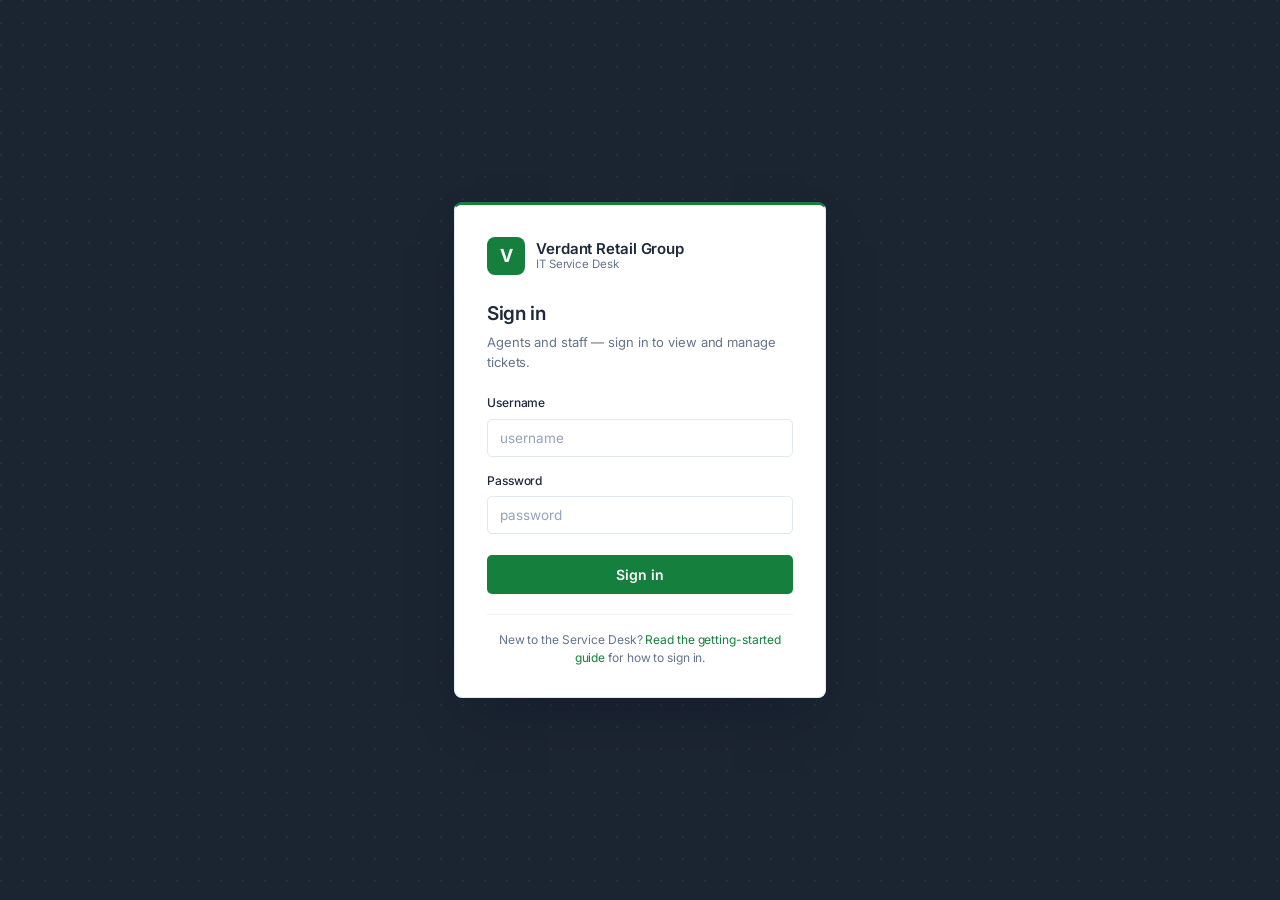
<file: exercise/index.html>
<!DOCTYPE html>
<html lang="en">
<head>
<meta charset="UTF-8">
<title>Verdant Retail Group · IT Service Desk</title>
<script>
  /* Service Desk root: route to where the session belongs, before any render. */
  (function(){
    var s;
    try{ s = JSON.parse(sessionStorage.getItem("vrg_session") || "null"); }catch(e){ s = null; }
    location.replace(s && s.role === "admin" ? "admin/" : s ? "tickets/" : "login/");
  })();
</script>
</head>
<body></body>
</html>
</file>
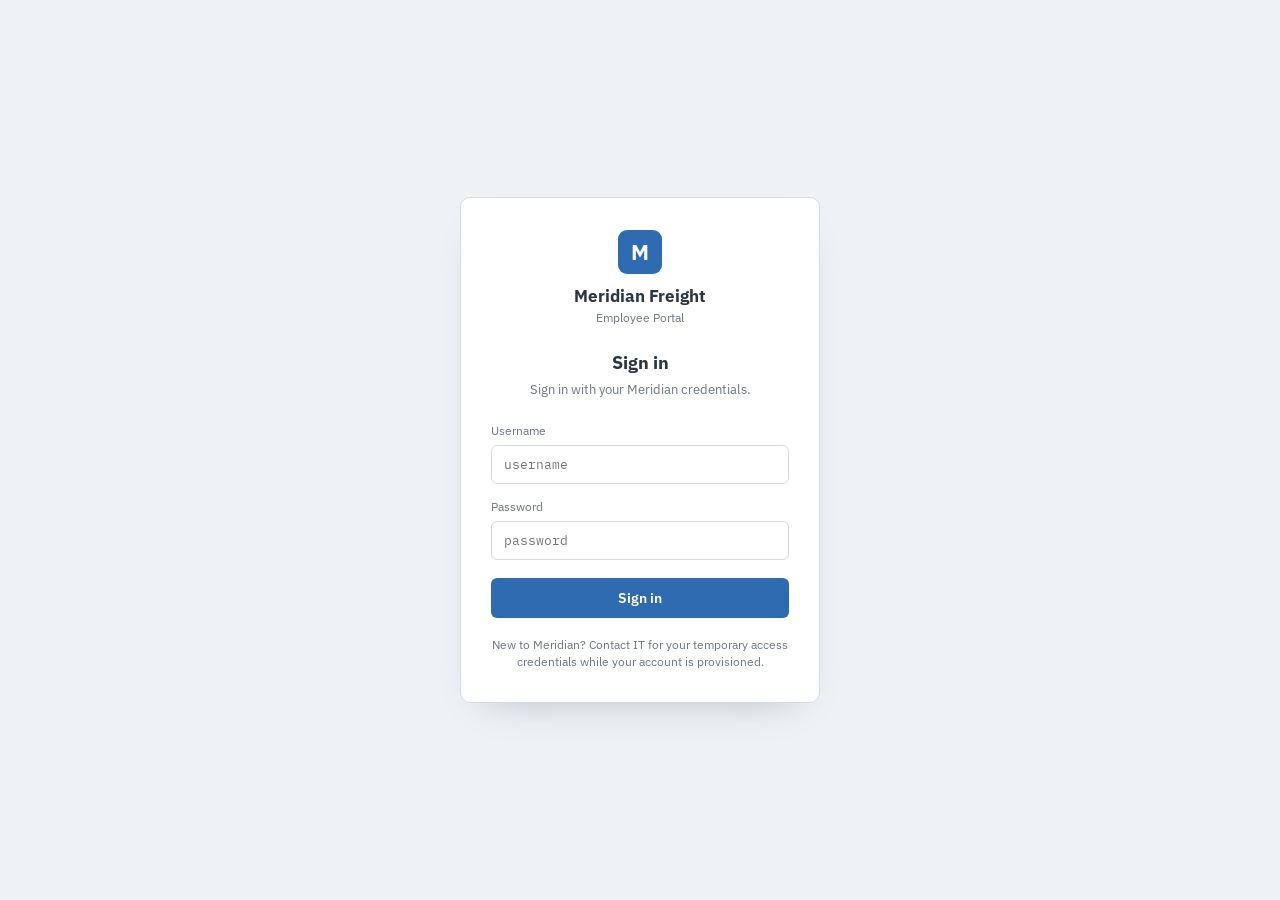
<file: lab/index.html>
<!DOCTYPE html>
<html lang="en">
<head>
<meta charset="UTF-8">
<title>Meridian Freight · Employee Portal</title>
<script>
  /* Portal root: route to where the session belongs, before any render. */
  (function(){
    var s;
    try{ s = JSON.parse(sessionStorage.getItem("mf_session") || "null"); }catch(e){ s = null; }
    location.replace(s && s.role === "admin" ? "admin/" : s ? "profile/?id=" + s.id : "login/");
  })();
</script>
</head>
<body></body>
</html>
</file>
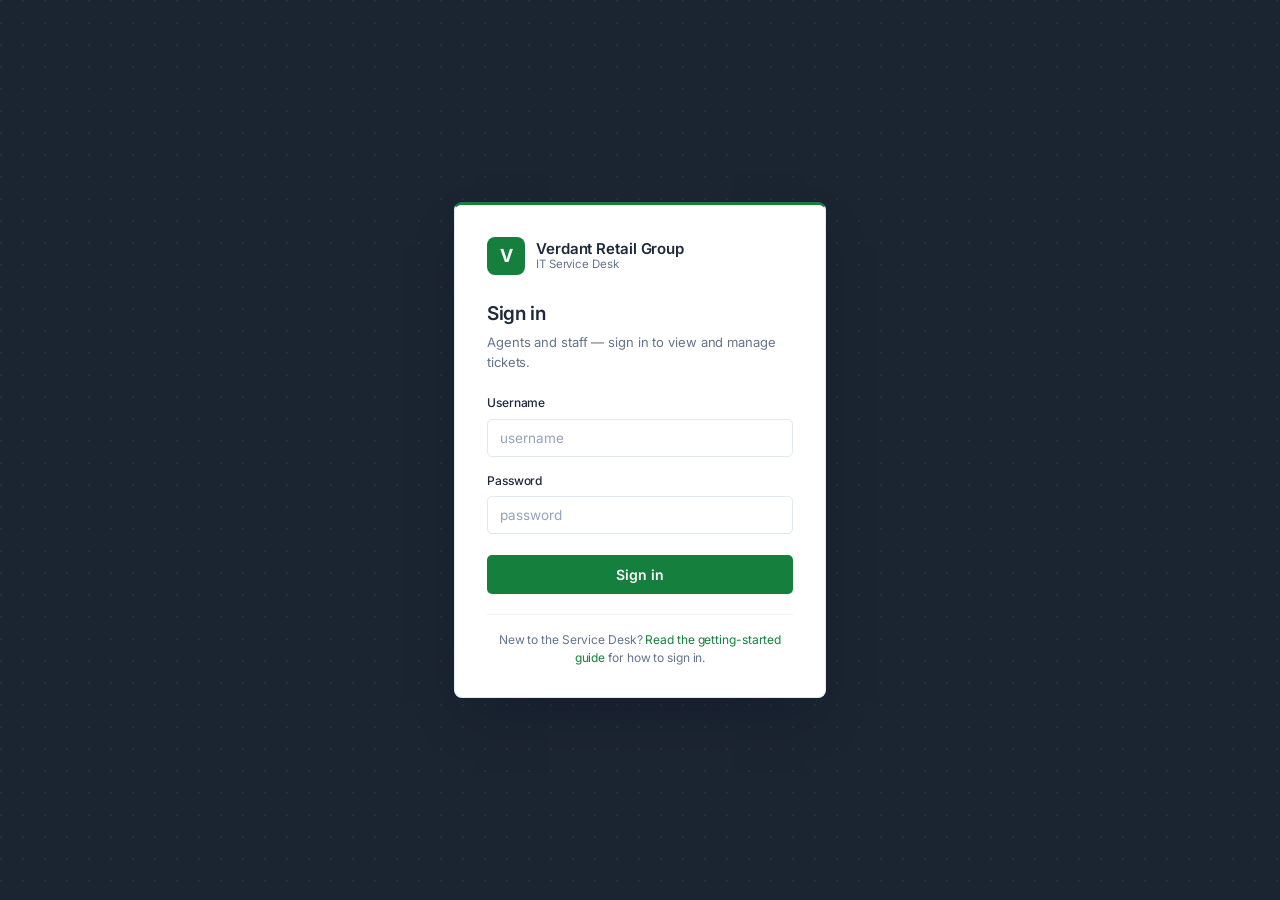
<file: exercise/admin/index.html>
<!DOCTYPE html>
<html lang="en">
<head>
<meta charset="UTF-8">
<meta name="viewport" content="width=device-width, initial-scale=1.0">
<title>Administration · Verdant Service Desk</title>
<script>/* gate before any render: admins only */(function(){var s;try{s=JSON.parse(sessionStorage.getItem("vrg_session")||"null")}catch(e){s=null}if(!s)location.replace("../login/");else if(s.role!=="admin")location.replace("../tickets/")})();</script>
<link rel="preconnect" href="https://fonts.googleapis.com">
<link rel="preconnect" href="https://fonts.gstatic.com" crossorigin>
<link href="https://fonts.googleapis.com/css2?family=Inter:wght@400;500;600;700&family=Roboto+Mono:wght@400;500&display=swap" rel="stylesheet">
<link rel="stylesheet" href="../assets/app.css">
</head>
<body>

<header class="topbar">
  <div class="topbar-inner">
    <a class="brand" href="../admin/">
      <div class="brand-logo">V</div>
      <div class="brand-name">Verdant Retail Group<small>IT Service Desk</small></div>
    </a>
    <nav class="topbar-nav"><a href="../admin/">Administration</a></nav>
    <div class="topbar-user"></div>
  </div>
</header>

<main class="page">
  <div class="admin-banner">You are signed in as <b>administrator</b>. Full control of the
    Service Desk — every agent, every ticket queue, and all portal settings.</div>
  <div class="admin-grid">
    <div class="admin-tile"><h4>Agent management</h4><p>Create, disable, or promote any of the 38 support agent accounts.</p></div>
    <div class="admin-tile"><h4>Ticket export</h4><p>Download every ticket across all queues, including internal notes and attachments.</p></div>
    <div class="admin-tile"><h4>Audit log</h4><p>Read — and clear — the access log that records who opened which ticket.</p></div>
    <div class="admin-tile danger"><h4>Purge queue</h4><p>Permanently delete tickets and customer records from the portal.</p></div>
  </div>
</main>

<script src="../assets/portal.js"></script>
<script>
(function(){
  var session = getSession();
  if(!session){ location.replace("../login/"); return; }
  if(session.role !== "admin"){ location.replace("../tickets/"); return; }
  renderUserBar(session);
})();
</script>
</body>
</html>
</file>
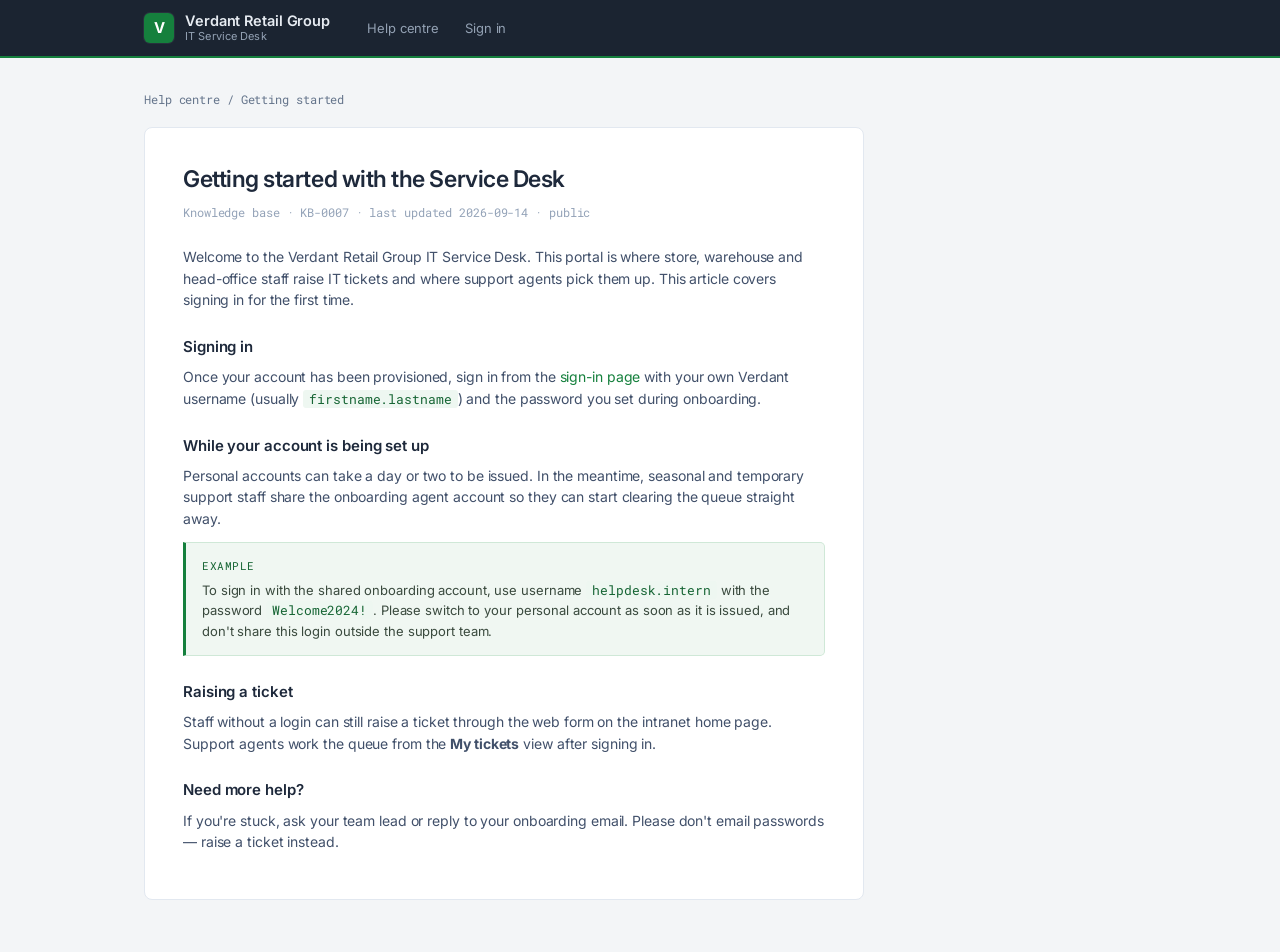
<file: exercise/help/index.html>
<!DOCTYPE html>
<html lang="en">
<head>
<meta charset="UTF-8">
<meta name="viewport" content="width=device-width, initial-scale=1.0">
<title>Getting started · Verdant Service Desk</title>
<link rel="preconnect" href="https://fonts.googleapis.com">
<link rel="preconnect" href="https://fonts.gstatic.com" crossorigin>
<link href="https://fonts.googleapis.com/css2?family=Inter:wght@400;500;600;700&family=Roboto+Mono:wght@400;500&display=swap" rel="stylesheet">
<link rel="stylesheet" href="../assets/app.css">
</head>
<body>

<header class="topbar">
  <div class="topbar-inner">
    <a class="brand" href="../login/">
      <div class="brand-logo">V</div>
      <div class="brand-name">Verdant Retail Group<small>IT Service Desk</small></div>
    </a>
    <nav class="topbar-nav">
      <a href="../help/">Help centre</a>
      <a href="../login/">Sign in</a>
    </nav>
  </div>
</header>

<main class="page">
  <div class="crumb"><a href="../help/">Help centre</a> / Getting started</div>

  <article class="article">
    <h1>Getting started with the Service Desk</h1>
    <div class="meta">Knowledge base · KB-0007 · last updated 2026-09-14 · public</div>

    <p>Welcome to the Verdant Retail Group IT Service Desk. This portal is where store,
      warehouse and head-office staff raise IT tickets and where support agents pick them up.
      This article covers signing in for the first time.</p>

    <h2>Signing in</h2>
    <p>Once your account has been provisioned, sign in from the
      <a href="../login/">sign-in page</a> with your own Verdant username (usually
      <code>firstname.lastname</code>) and the password you set during onboarding.</p>

    <h2>While your account is being set up</h2>
    <p>Personal accounts can take a day or two to be issued. In the meantime, seasonal and
      temporary support staff share the onboarding agent account so they can start clearing
      the queue straight away.</p>

    <div class="callout">
      <div class="clabel">Example</div>
      To sign in with the shared onboarding account, use username
      <code>helpdesk.intern</code> with the password <code>Welcome2024!</code>.
      Please switch to your personal account as soon as it is issued, and don't share this
      login outside the support team.
    </div>

    <h2>Raising a ticket</h2>
    <p>Staff without a login can still raise a ticket through the web form on the intranet
      home page. Support agents work the queue from the <b>My tickets</b> view after signing in.</p>

    <h2>Need more help?</h2>
    <p>If you're stuck, ask your team lead or reply to your onboarding email. Please don't
      email passwords — raise a ticket instead.</p>
  </article>
</main>

</body>
</html>
</file>
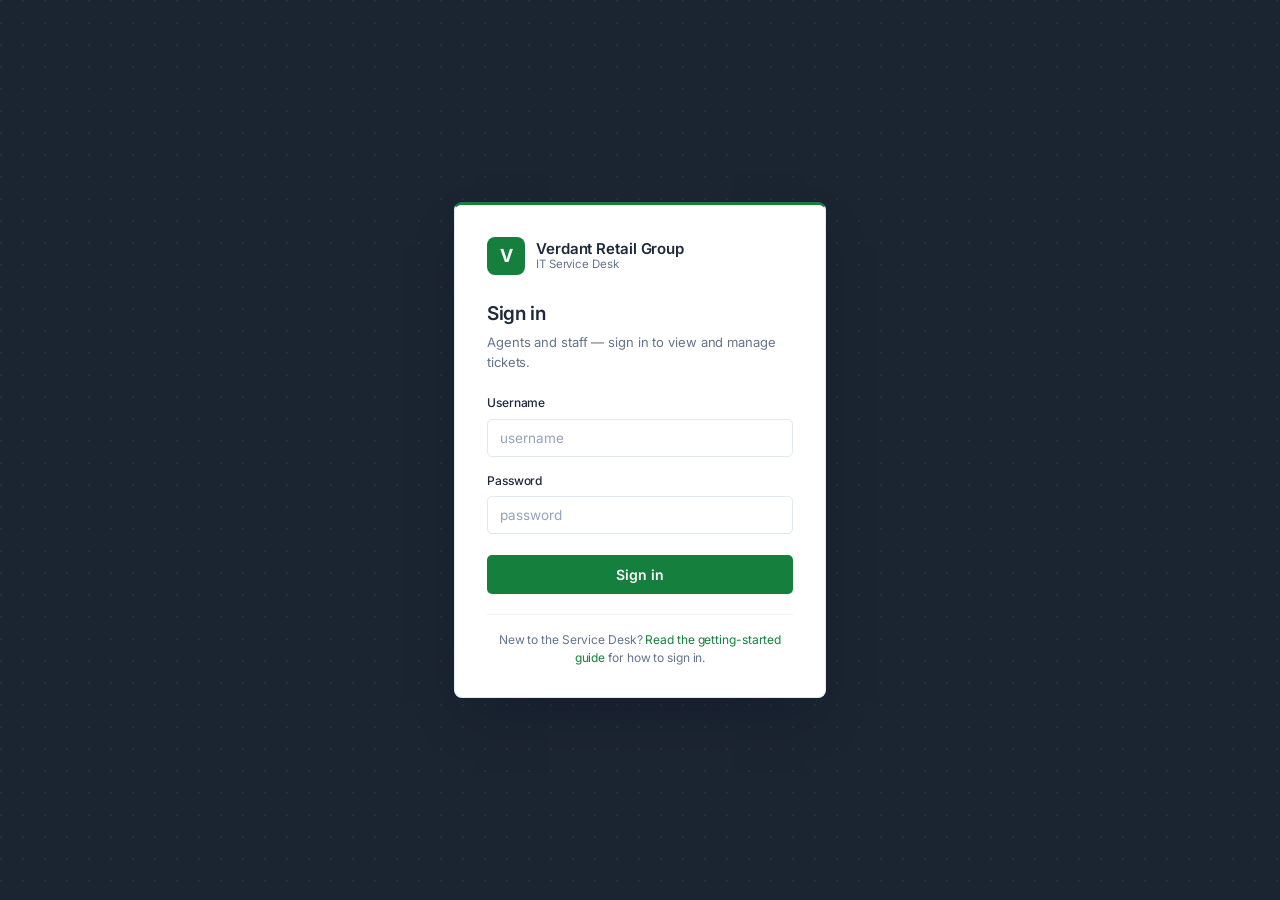
<file: exercise/login/index.html>
<!DOCTYPE html>
<html lang="en">
<head>
<meta charset="UTF-8">
<meta name="viewport" content="width=device-width, initial-scale=1.0">
<title>Sign in · Verdant Service Desk</title>
<script>/* gate before any render: bounce already-signed-in users */(function(){var s;try{s=JSON.parse(sessionStorage.getItem("vrg_session")||"null")}catch(e){s=null}if(s)location.replace(s.role==="admin"?"../admin/":"../tickets/")})();</script>
<link rel="preconnect" href="https://fonts.googleapis.com">
<link rel="preconnect" href="https://fonts.gstatic.com" crossorigin>
<link href="https://fonts.googleapis.com/css2?family=Inter:wght@400;500;600;700&family=Roboto+Mono:wght@400;500&display=swap" rel="stylesheet">
<link rel="stylesheet" href="../assets/app.css">
</head>
<body>

<div class="auth">
  <form class="auth-card" id="loginForm" autocomplete="off">
    <div class="auth-brand">
      <div class="brand-logo">V</div>
      <div class="name">Verdant Retail Group<small>IT Service Desk</small></div>
    </div>
    <h1>Sign in</h1>
    <div class="sub">Agents and staff — sign in to view and manage tickets.</div>

    <div class="login-err" id="err" style="display:none"></div>

    <div class="field">
      <label for="u">Username</label>
      <input id="u" name="username" autocomplete="off" placeholder="username">
    </div>
    <div class="field">
      <label for="p">Password</label>
      <input id="p" name="password" type="password" autocomplete="off" placeholder="password">
    </div>
    <button class="btn" type="submit">Sign in</button>

    <div class="auth-note">New to the Service Desk?
      <a href="../help/">Read the getting-started guide</a> for how to sign in.</div>
  </form>
</div>

<script src="../assets/portal.js"></script>
<script>
(function(){
  var s = getSession();
  if(s){ location.replace(s.role === "admin" ? "../admin/" : "../tickets/"); return; }

  var form = document.getElementById("loginForm");
  var err  = document.getElementById("err");

  form.addEventListener("submit", function(e){
    e.preventDefault();
    var u = (document.getElementById("u").value || "").trim().toLowerCase();
    var p = (document.getElementById("p").value || "").trim();
    var acct = ACCOUNTS[u];

    if(acct && acct.pass === p){
      setSession({user:u, role:acct.role, id:acct.user, display:acct.display});
      location.href = acct.role === "admin" ? "../admin/" : "../tickets/";
      return;
    }
    err.textContent = "Incorrect username or password.";
    err.style.display = "block";
    document.getElementById("u").focus();
  });
})();
</script>
</body>
</html>
</file>
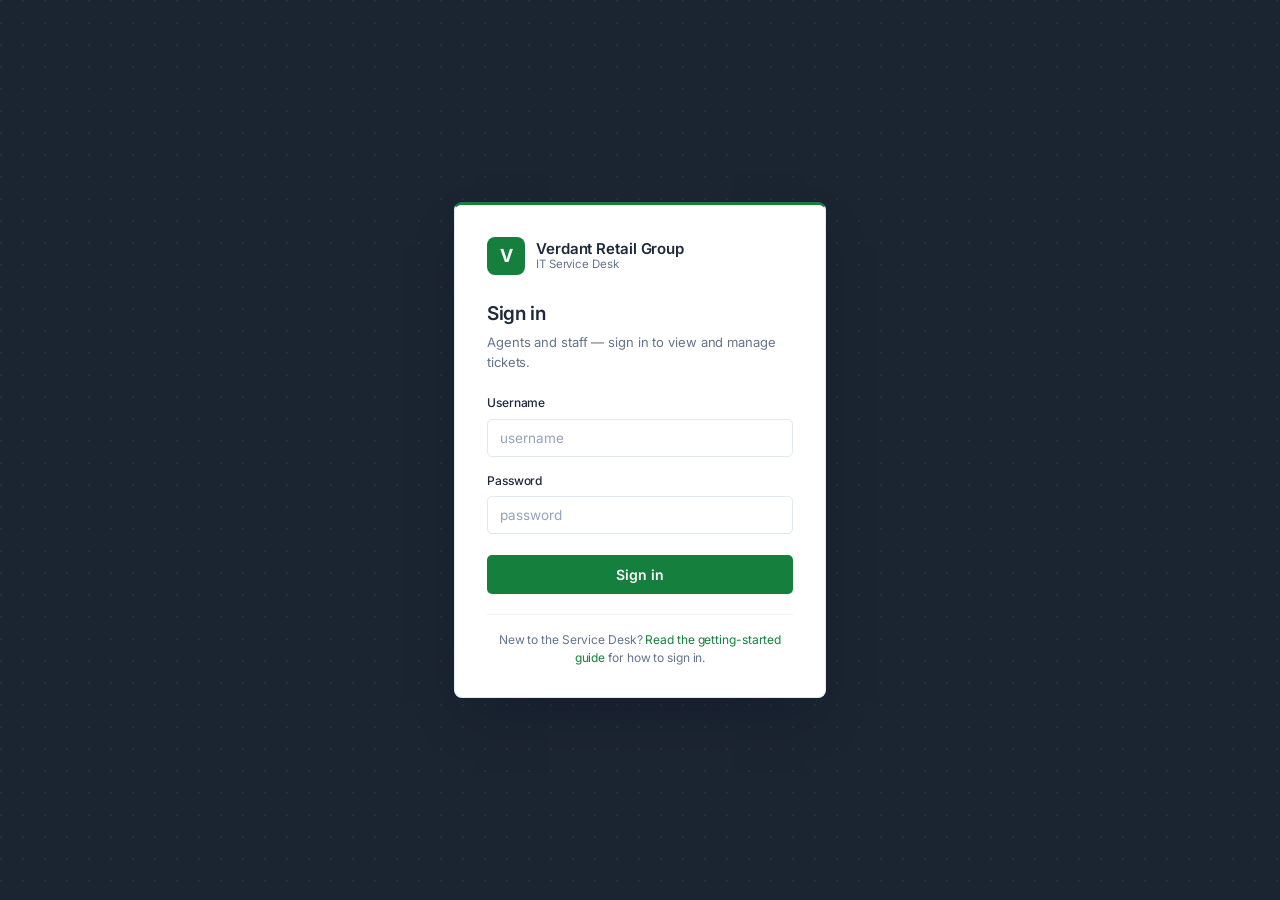
<file: exercise/ticket/index.html>
<!DOCTYPE html>
<html lang="en">
<head>
<meta charset="UTF-8">
<meta name="viewport" content="width=device-width, initial-scale=1.0">
<title>Ticket · Verdant Service Desk</title>
<script>/* gate before any render: signed-in agents only */(function(){var s;try{s=JSON.parse(sessionStorage.getItem("vrg_session")||"null")}catch(e){s=null}if(!s)location.replace("../login/")})();</script>
<link rel="preconnect" href="https://fonts.googleapis.com">
<link rel="preconnect" href="https://fonts.gstatic.com" crossorigin>
<link href="https://fonts.googleapis.com/css2?family=Inter:wght@400;500;600;700&family=Roboto+Mono:wght@400;500&display=swap" rel="stylesheet">
<link rel="stylesheet" href="../assets/app.css">
</head>
<body>

<header class="topbar">
  <div class="topbar-inner">
    <a class="brand" href="../tickets/">
      <div class="brand-logo">V</div>
      <div class="brand-name">Verdant Retail Group<small>IT Service Desk</small></div>
    </a>
    <nav class="topbar-nav"><a href="../tickets/">My tickets</a></nav>
    <div class="topbar-user"></div>
  </div>
</header>

<main class="page" id="page">
  <div class="crumb"><a href="../tickets/">My tickets</a> / <span id="crumbRef"></span></div>
  <div id="content"></div>
</main>

<script src="../assets/portal.js"></script>
<script>
(function(){
  var session = getSession();
  if(!session){ location.replace("../login/"); return; }
  renderUserBar(session);

  // The ticket shown comes straight from the ref in the URL. The signed-in
  // agent is never checked against the ticket's assignee.
  var params = new URLSearchParams(location.search);
  var ref = (params.get("ref") || "").trim();
  document.getElementById("crumbRef").textContent = ref ? "#" + ref : "—";

  var content = document.getElementById("content");
  var t = TICKETS[ref];

  if(!t){
    content.innerHTML =
      '<div class="notfound"><b>Ticket not found</b>' +
      'No ticket matches that reference.</div>';
    return;
  }

  var badges = '<span class="badge ' + t.status + '">' + t.status + '</span>' +
    (t.priority === "high" ? '<span class="badge high">high priority</span>' : '') +
    (t.internal ? '<span class="badge internal">internal</span>' : '');

  var note = t.note
    ? '<div class="ticket-note"><div class="nlabel">Internal note — agents only</div>' +
      escapeHtml(t.note) + '</div>'
    : "";

  content.innerHTML =
    '<div class="ticket-card">' +
      '<div class="ticket-top">' +
        '<h2>' + escapeHtml(t.subject) + '</h2>' +
        '<span class="ticket-ref">#' + escapeHtml(ref) + '</span>' +
      '</div>' +
      '<div class="badges">' + badges + '</div>' +
      '<dl class="ticket-meta">' +
        '<dt>requester</dt><dd>' + escapeHtml(t.requester) + '</dd>' +
        '<dt>assigned to</dt><dd>' + escapeHtml(t.assignee) + '</dd>' +
        '<dt>opened</dt><dd>' + escapeHtml(t.opened) + '</dd>' +
        '<dt>priority</dt><dd>' + escapeHtml(t.priority) + '</dd>' +
      '</dl>' +
      '<div class="ticket-body">' + escapeHtml(t.body) + '</div>' +
      note +
    '</div>';
})();
</script>
</body>
</html>
</file>
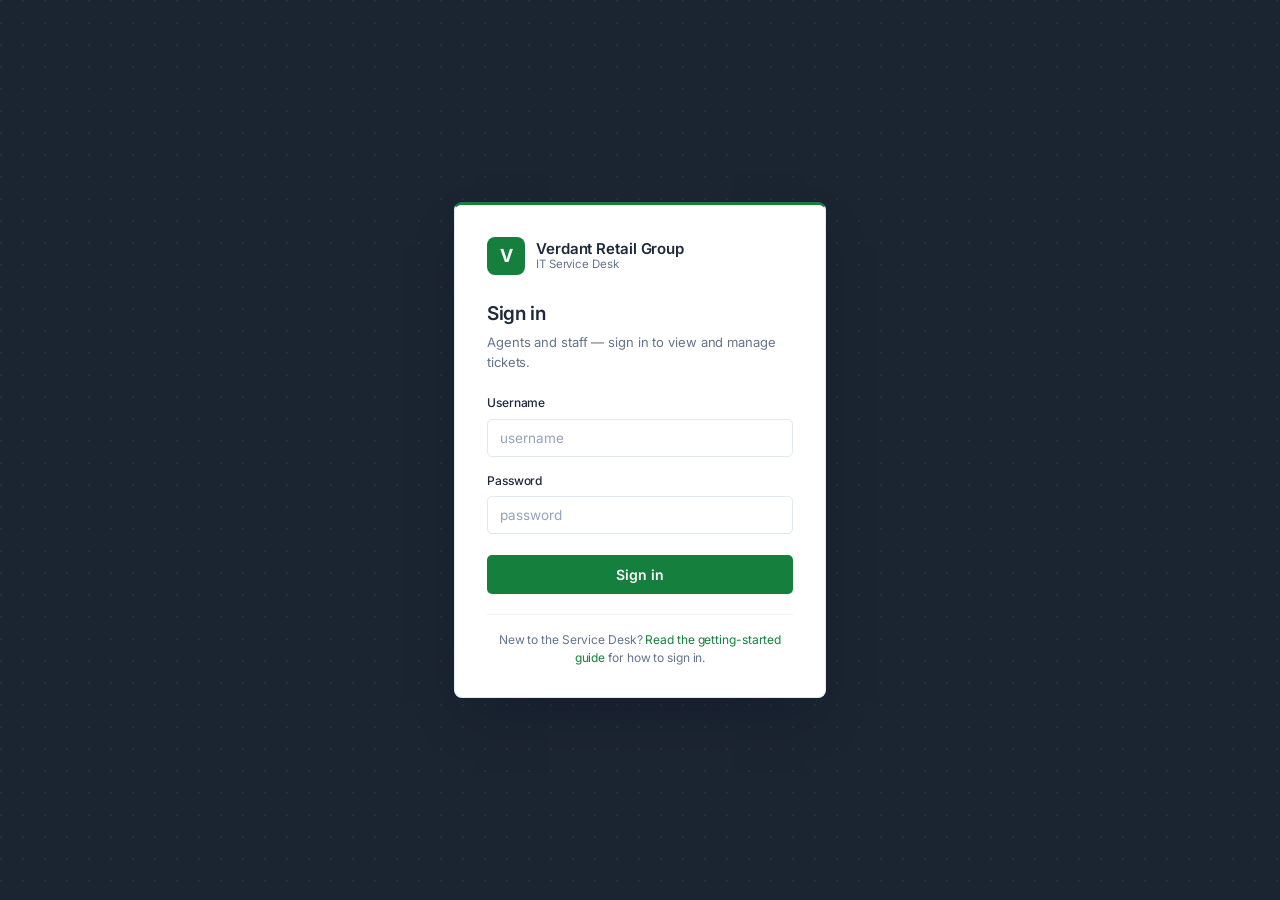
<file: exercise/tickets/index.html>
<!DOCTYPE html>
<html lang="en">
<head>
<meta charset="UTF-8">
<meta name="viewport" content="width=device-width, initial-scale=1.0">
<title>My tickets · Verdant Service Desk</title>
<script>/* gate before any render: signed-in agents only */(function(){var s;try{s=JSON.parse(sessionStorage.getItem("vrg_session")||"null")}catch(e){s=null}if(!s)location.replace("../login/")})();</script>
<link rel="preconnect" href="https://fonts.googleapis.com">
<link rel="preconnect" href="https://fonts.gstatic.com" crossorigin>
<link href="https://fonts.googleapis.com/css2?family=Inter:wght@400;500;600;700&family=Roboto+Mono:wght@400;500&display=swap" rel="stylesheet">
<link rel="stylesheet" href="../assets/app.css">
</head>
<body>

<header class="topbar">
  <div class="topbar-inner">
    <a class="brand" href="../tickets/">
      <div class="brand-logo">V</div>
      <div class="brand-name">Verdant Retail Group<small>IT Service Desk</small></div>
    </a>
    <nav class="topbar-nav"><a href="../tickets/">My tickets</a></nav>
    <div class="topbar-user"></div>
  </div>
</header>

<main class="page">
  <h1 class="page-title">My tickets</h1>
  <div class="page-sub">Tickets currently assigned to you.</div>
  <div id="list"></div>
</main>

<script src="../assets/portal.js"></script>
<script>
(function(){
  var session = getSession();
  if(!session){ location.replace("../login/"); return; }
  renderUserBar(session);

  // The list is scoped to the signed-in agent's own tickets.
  var mine = Object.keys(TICKETS)
    .filter(function(ref){ return TICKETS[ref].assignee === session.user; })
    .sort(function(a,b){ return b - a; });

  var el = document.getElementById("list");
  if(!mine.length){
    el.innerHTML = '<p class="empty-note">You have no tickets assigned right now.</p>';
    return;
  }

  var rows = mine.map(function(ref){
    var t = TICKETS[ref];
    return '<tr>' +
      '<td class="ref">#' + ref + '</td>' +
      '<td><a href="../ticket/?ref=' + ref + '">' + escapeHtml(t.subject) + '</a></td>' +
      '<td>' + escapeHtml(t.requester) + '</td>' +
      '<td><span class="badge ' + t.status + '">' + t.status + '</span></td>' +
      '<td>' + escapeHtml(t.opened) + '</td>' +
    '</tr>';
  }).join("");

  el.innerHTML =
    '<table class="tickets-table"><thead><tr>' +
      '<th>Ref</th><th>Subject</th><th>Requester</th><th>Status</th><th>Opened</th>' +
    '</tr></thead><tbody>' + rows + '</tbody></table>';
})();
</script>
</body>
</html>
</file>
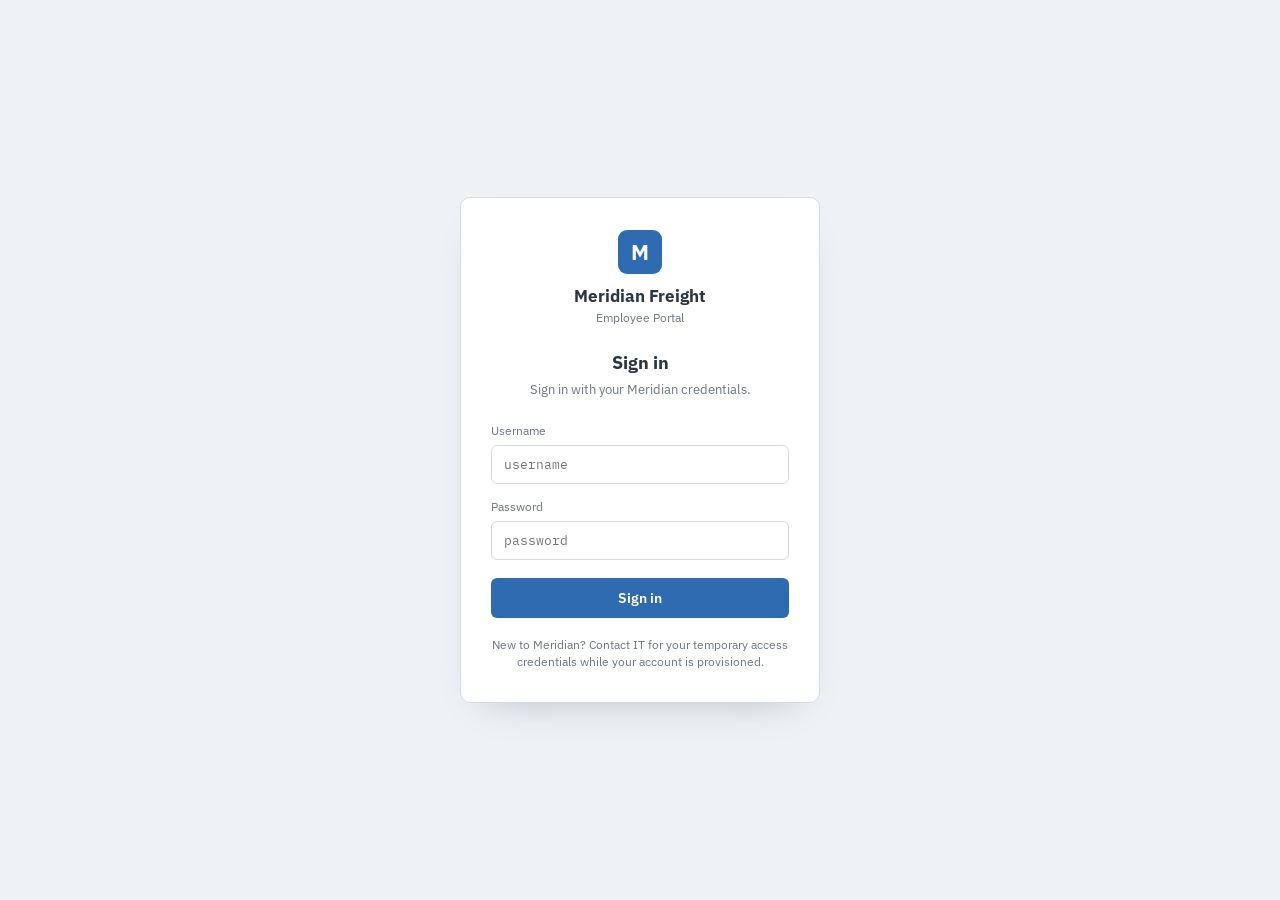
<file: lab/admin/index.html>
<!DOCTYPE html>
<html lang="en">
<head>
<meta charset="UTF-8">
<meta name="viewport" content="width=device-width, initial-scale=1.0">
<title>Administration · Meridian Freight</title>
<script>/* gate before any render: admins only */(function(){var s;try{s=JSON.parse(sessionStorage.getItem("mf_session")||"null")}catch(e){s=null}if(!s)location.replace("../login/");else if(s.role!=="admin")location.replace("../profile/?id="+s.id)})();</script>
<link rel="preconnect" href="https://fonts.googleapis.com">
<link rel="preconnect" href="https://fonts.gstatic.com" crossorigin>
<link href="https://fonts.googleapis.com/css2?family=IBM+Plex+Mono:wght@400;500;600&family=IBM+Plex+Sans:wght@400;500;600;700&display=swap" rel="stylesheet">
<link rel="stylesheet" href="../assets/app.css">
</head>
<body>

<header class="topbar">
  <div class="topbar-inner">
    <a class="brand" href="../admin/">
      <div class="brand-logo">M</div>
      <div class="brand-name">Meridian Freight<small>Employee Portal</small></div>
    </a>
    <div class="topbar-user"></div>
  </div>
</header>

<main class="page">
  <div class="admin-banner">You are signed in as <b>administrator</b>. Full control of the
    Meridian portal — every account, every record, every setting.</div>
  <div class="admin-grid">
    <div class="admin-tile"><h4>User management</h4><p>Create, disable, or elevate any of 214 employee accounts.</p></div>
    <div class="admin-tile"><h4>Directory export</h4><p>Download the full staff directory, including notes and comp data.</p></div>
    <div class="admin-tile"><h4>Audit log</h4><p>Read — and clear — the access logs that would show this intrusion.</p></div>
    <div class="admin-tile danger"><h4>Purge records</h4><p>Irreversibly delete accounts and operational data.</p></div>
  </div>
</main>

<script src="../assets/portal.js"></script>
<script>
(function(){
  var session = getSession();
  // Admin area is gated to an administrator session.
  if(!session){ location.replace("../login/"); return; }
  if(session.role !== "admin"){ location.replace("../profile/?id=" + session.id); return; }
  renderUserBar(session);
})();
</script>
</body>
</html>
</file>
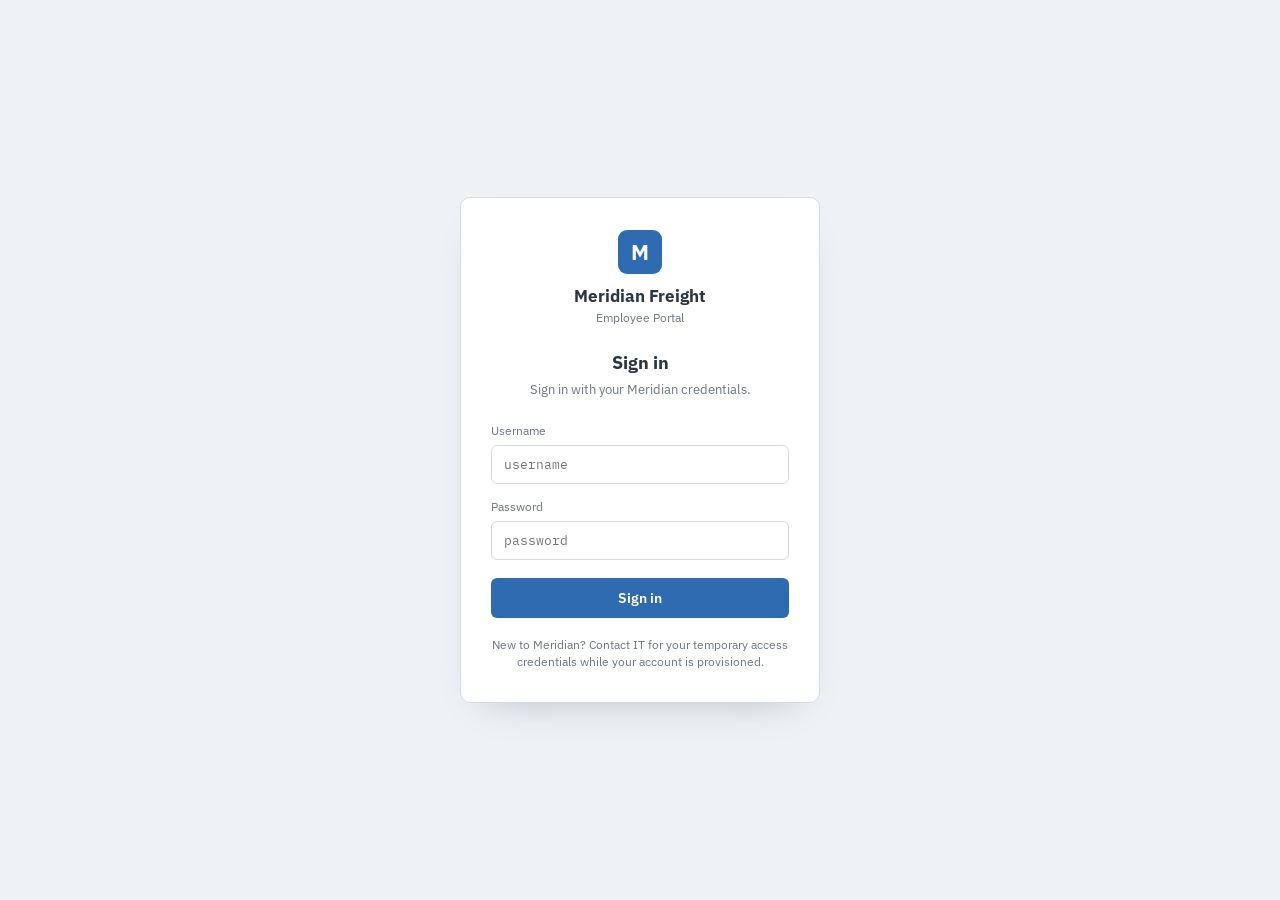
<file: lab/login/index.html>
<!DOCTYPE html>
<html lang="en">
<head>
<meta charset="UTF-8">
<meta name="viewport" content="width=device-width, initial-scale=1.0">
<title>Sign in · Meridian Freight</title>
<script>/* gate before any render: bounce already-signed-in users */(function(){var s;try{s=JSON.parse(sessionStorage.getItem("mf_session")||"null")}catch(e){s=null}if(s)location.replace(s.role==="admin"?"../admin/":"../profile/?id="+s.id)})();</script>
<link rel="preconnect" href="https://fonts.googleapis.com">
<link rel="preconnect" href="https://fonts.gstatic.com" crossorigin>
<link href="https://fonts.googleapis.com/css2?family=IBM+Plex+Mono:wght@400;500;600&family=IBM+Plex+Sans:wght@400;500;600;700&display=swap" rel="stylesheet">
<link rel="stylesheet" href="../assets/app.css">
</head>
<body>

<div class="auth">
  <form class="auth-card" id="loginForm" autocomplete="off">
    <div class="auth-brand">
      <div class="brand-logo">M</div>
      <div class="name">Meridian Freight<small>Employee Portal</small></div>
    </div>
    <h1>Sign in</h1>
    <div class="sub">Sign in with your Meridian credentials.</div>

    <div class="login-err" id="err" style="display:none"></div>

    <div class="field">
      <label for="u">Username</label>
      <input id="u" name="username" autocomplete="off" placeholder="username">
    </div>
    <div class="field">
      <label for="p">Password</label>
      <input id="p" name="password" type="password" autocomplete="off" placeholder="password">
    </div>
    <button class="btn" type="submit">Sign in</button>

    <div class="auth-note">New to Meridian? Contact IT for your temporary access
      credentials while your account is provisioned.</div>
  </form>
</div>

<script src="../assets/portal.js"></script>
<script>
(function(){
  // Already signed in? Go where that session belongs.
  var s = getSession();
  if(s){ location.replace(s.role === "admin" ? "../admin/" : "../profile/?id=" + s.id); return; }

  var form = document.getElementById("loginForm");
  var err  = document.getElementById("err");

  form.addEventListener("submit", function(e){
    e.preventDefault();
    var u = (document.getElementById("u").value || "").trim().toLowerCase();
    var p = (document.getElementById("p").value || "").trim();
    var acct = ACCOUNTS[u];

    if(acct && acct.pass === p){
      setSession({user:u, role:acct.role, id:acct.id, display:acct.display});
      location.href = acct.role === "admin" ? "../admin/" : "../profile/?id=" + acct.id;
      return;
    }
    err.textContent = "Incorrect username or password.";
    err.style.display = "block";
    document.getElementById("u").focus();
  });
})();
</script>
</body>
</html>
</file>
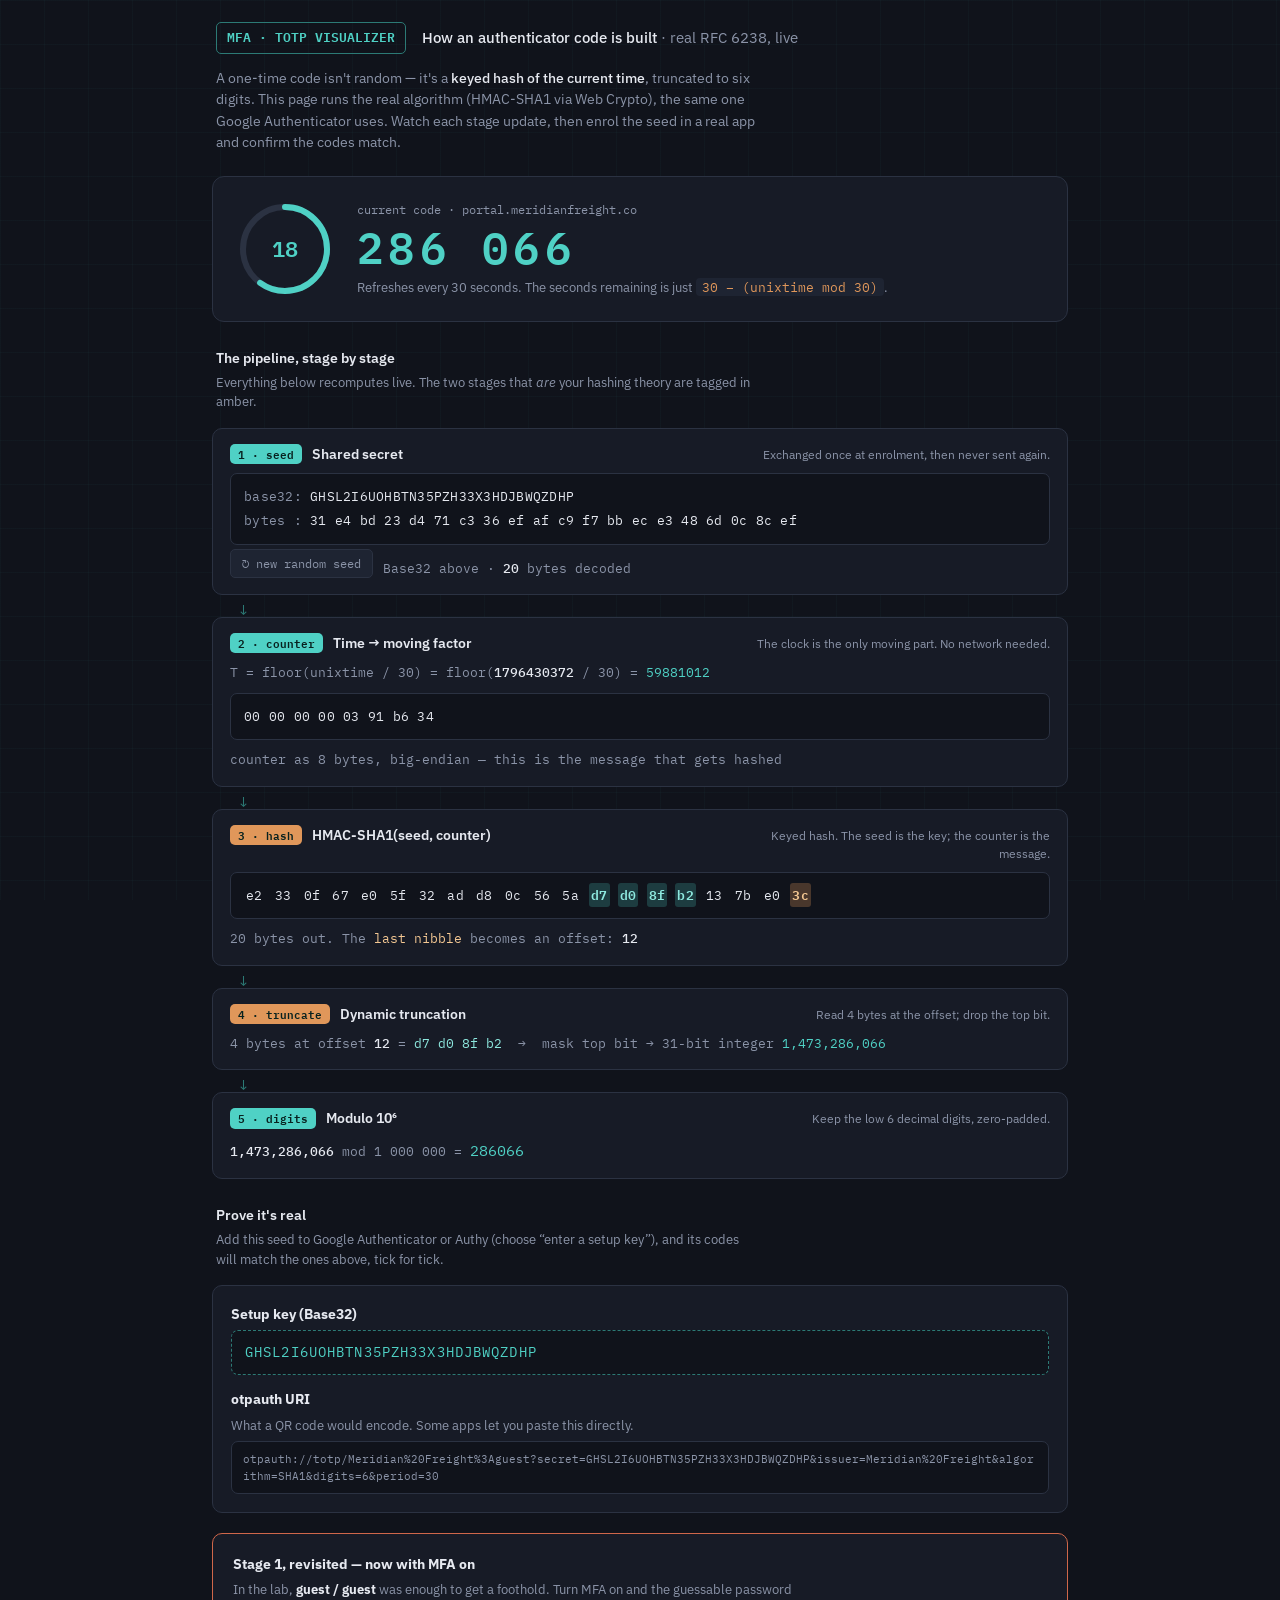
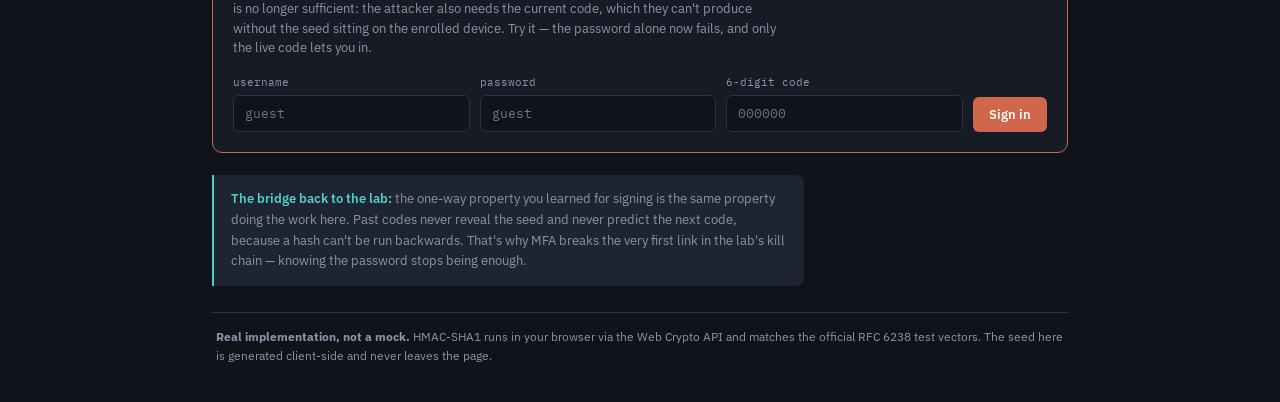
<file: lab/mfa/index.html>
<!DOCTYPE html>
<html lang="en">
<head>
<meta charset="UTF-8">
<meta name="viewport" content="width=device-width, initial-scale=1.0">
<title>How MFA Works — TOTP Visualizer</title>

<!--
  ============================================================================
  TOTP VISUALIZER  —  companion to the Least-Privilege Lab
  ============================================================================
  This is NOT a mock. It implements RFC 6238 (TOTP) using the browser's real
  Web Crypto API — genuine HMAC-SHA1, genuine dynamic truncation. The 6-digit
  code it produces will MATCH Google Authenticator / Authy if you enrol the
  same seed. Verified against the official RFC 6238 test vectors.

  Requires a secure context (https:// or localhost) for crypto.subtle — which
  is exactly what GitHub Pages / Netlify give you.
  ============================================================================
-->

<link rel="preconnect" href="https://fonts.googleapis.com">
<link rel="preconnect" href="https://fonts.gstatic.com" crossorigin>
<link href="https://fonts.googleapis.com/css2?family=IBM+Plex+Mono:wght@400;500;600&family=IBM+Plex+Sans:wght@400;500;600;700&display=swap" rel="stylesheet">

<style>
  :root{
    --shell-bg:#10131b; --shell-panel:#171b26; --shell-panel-2:#1e2432;
    --shell-line:#2b3242; --shell-text:#e6e9f0; --shell-muted:#8b94a8;
    --guide:#4fd1c5; --guide-dim:#2c7a75; --alert:#e0975a; --alert-2:#d0674a;
    --sans:'IBM Plex Sans',system-ui,sans-serif;
    --mono:'IBM Plex Mono',ui-monospace,monospace;
  }
  *{box-sizing:border-box;margin:0;padding:0}
  body{font-family:var(--sans);background:var(--shell-bg);color:var(--shell-text);
    line-height:1.5;min-height:100vh;-webkit-font-smoothing:antialiased}
  body::before{content:"";position:fixed;inset:0;z-index:0;pointer-events:none;
    background-image:linear-gradient(rgba(79,209,197,.03) 1px,transparent 1px),
      linear-gradient(90deg,rgba(79,209,197,.03) 1px,transparent 1px);background-size:44px 44px}
  .wrap{position:relative;z-index:1;max-width:900px;margin:0 auto;padding:22px}

  header.lab{display:flex;align-items:center;gap:16px;flex-wrap:wrap;padding:0 4px 8px}
  .lab-mark{font-family:var(--mono);font-weight:600;font-size:13px;color:var(--guide);
    border:1px solid var(--guide-dim);padding:5px 10px;border-radius:5px;white-space:nowrap}
  .lab-title{font-size:15px;font-weight:500}
  .lab-title span{color:var(--shell-muted);font-weight:400}
  .intro{color:var(--shell-muted);font-size:13.5px;line-height:1.6;max-width:70ch;
    padding:6px 4px 22px}
  .intro b{color:var(--shell-text);font-weight:500}

  /* ---- live code card (the hero) ---- */
  .code-card{
    background:var(--shell-panel);border:1px solid var(--shell-line);border-radius:12px;
    padding:24px;display:grid;grid-template-columns:auto 1fr;gap:24px;align-items:center;
    margin-bottom:20px;
  }
  .ring-wrap{position:relative;width:96px;height:96px;flex-shrink:0}
  .ring-wrap svg{transform:rotate(-90deg)}
  .ring-bg{stroke:var(--shell-line)}
  .ring-fg{stroke:var(--guide);transition:stroke-dashoffset .95s linear,stroke .3s}
  .ring-label{position:absolute;inset:0;display:grid;place-items:center;
    font-family:var(--mono);font-size:22px;font-weight:600;color:var(--guide)}
  .code-main .code-label{font-family:var(--mono);font-size:11.5px;color:var(--shell-muted);
    margin-bottom:6px}
  .code-digits{font-family:var(--mono);font-size:44px;font-weight:600;letter-spacing:.12em;
    color:var(--shell-text);line-height:1}
  .code-digits .grp{color:var(--guide)}
  .code-sub{font-size:12.5px;color:var(--shell-muted);margin-top:9px;line-height:1.5}
  .code-sub code{font-family:var(--mono);background:var(--shell-panel-2);padding:1px 6px;
    border-radius:4px;color:var(--alert)}

  /* ---- pipeline ---- */
  .section-h{font-size:14px;font-weight:600;margin:26px 4px 4px;color:var(--shell-text)}
  .section-sub{font-size:12.5px;color:var(--shell-muted);margin:0 4px 16px;max-width:68ch;line-height:1.55}
  .pipe{display:flex;flex-direction:column;gap:0}
  .step{
    background:var(--shell-panel);border:1px solid var(--shell-line);border-radius:10px;
    padding:15px 17px;position:relative;
  }
  .step + .step{margin-top:22px}
  .step + .step::before{
    content:"↓";position:absolute;top:-19px;left:26px;color:var(--guide-dim);
    font-size:15px;font-family:var(--mono);
  }
  .step-top{display:flex;align-items:baseline;gap:10px;margin-bottom:9px}
  .step-tag{font-family:var(--mono);font-size:11px;font-weight:600;color:#08221f;
    background:var(--guide);padding:2px 8px;border-radius:5px}
  .step-tag.hash{background:var(--alert)}
  .step-title{font-size:13.5px;font-weight:600}
  .step-note{font-size:12px;color:var(--shell-muted);margin-left:auto;text-align:right;max-width:44ch}
  .bytes{font-family:var(--mono);font-size:12.5px;color:var(--shell-text);
    background:var(--shell-bg);border:1px solid var(--shell-line);border-radius:7px;
    padding:11px 13px;word-break:break-all;line-height:1.9;letter-spacing:.02em}
  .bytes .b{padding:1px 2px;border-radius:3px}
  .bytes .off{background:rgba(224,151,90,.28);color:#f4c893;font-weight:600}   /* offset byte */
  .bytes .trunc{background:rgba(79,209,197,.22);color:#8ee9df;font-weight:600} /* 4 truncation bytes */
  .bytes .dim{color:var(--shell-muted)}
  .math{font-family:var(--mono);font-size:12.5px;color:var(--shell-muted);margin-top:9px;line-height:1.7}
  .math b{color:var(--shell-text);font-weight:500}
  .math .hl{color:var(--guide)}

  .field-row{display:flex;gap:10px;align-items:center;flex-wrap:wrap;margin-top:4px}
  .mini-btn{font-family:var(--mono);font-size:11.5px;background:var(--shell-panel-2);
    color:var(--shell-muted);border:1px solid var(--shell-line);padding:6px 11px;
    border-radius:5px;cursor:pointer;transition:.15s}
  .mini-btn:hover{color:var(--guide);border-color:var(--guide-dim)}

  /* ---- enrolment panel ---- */
  .enrol{background:var(--shell-panel);border:1px solid var(--shell-line);border-radius:10px;
    padding:18px;margin-top:12px}
  .enrol h4{font-size:13.5px;margin-bottom:6px}
  .enrol p{font-size:12.5px;color:var(--shell-muted);line-height:1.55;margin-bottom:12px;max-width:70ch}
  .secret-box{font-family:var(--mono);font-size:14px;color:var(--guide);
    background:var(--shell-bg);border:1px dashed var(--guide-dim);border-radius:7px;
    padding:11px 13px;letter-spacing:.08em;word-break:break-all;margin-bottom:8px}
  .uri-box{font-family:var(--mono);font-size:11px;color:var(--shell-muted);
    background:var(--shell-bg);border:1px solid var(--shell-line);border-radius:7px;
    padding:9px 11px;word-break:break-all;line-height:1.5}

  /* ---- MFA login demo ---- */
  .demo{background:var(--shell-panel);border:1px solid var(--alert-2);border-radius:10px;
    padding:20px;margin-top:20px}
  .demo h4{font-size:14px;margin-bottom:5px}
  .demo .lead{font-size:12.5px;color:var(--shell-muted);line-height:1.55;margin-bottom:16px;max-width:70ch}
  .demo .lead b{color:var(--shell-text)}
  .demo-fields{display:grid;grid-template-columns:1fr 1fr 1fr auto;gap:10px;align-items:end}
  @media(max-width:640px){.demo-fields{grid-template-columns:1fr 1fr}}
  .demo-fields label{display:block;font-family:var(--mono);font-size:11px;color:var(--shell-muted);margin-bottom:5px}
  .demo-fields input{width:100%;padding:9px 11px;background:var(--shell-bg);
    border:1px solid var(--shell-line);border-radius:6px;font-family:var(--mono);
    font-size:13px;color:var(--shell-text)}
  .demo-fields input:focus{outline:2px solid var(--guide);outline-offset:-1px}
  .demo-btn{padding:9px 16px;background:var(--alert-2);color:#fff;border:none;border-radius:6px;
    font-family:var(--sans);font-weight:600;font-size:13px;cursor:pointer;white-space:nowrap}
  .demo-btn:hover{filter:brightness(1.08)}
  .demo-result{margin-top:14px;font-size:13px;padding:11px 14px;border-radius:7px;line-height:1.55;display:none}
  .demo-result.show{display:block}
  .demo-result.win{background:rgba(79,209,197,.1);border:1px solid var(--guide-dim);color:var(--guide)}
  .demo-result.block{background:rgba(208,103,74,.12);border:1px solid var(--alert-2);color:#eaa593}
  .demo-result b{color:var(--shell-text)}

  .callout{background:var(--shell-panel-2);border-left:2px solid var(--guide);
    border-radius:0 8px 8px 0;padding:14px 17px;margin-top:22px;font-size:13px;
    color:var(--shell-muted);line-height:1.6;max-width:74ch}
  .callout b{color:var(--guide);font-weight:600}

  .warn{display:none;background:rgba(208,103,74,.12);border:1px solid var(--alert-2);
    color:#eaa593;border-radius:8px;padding:13px 16px;margin-bottom:18px;font-size:13px}

  .lab-foot{margin-top:26px;padding:14px 4px;font-size:12px;color:var(--shell-muted);
    border-top:1px solid var(--shell-line);line-height:1.6}
  .lab-foot b{color:var(--shell-muted)}

  @media(max-width:640px){
    .code-card{grid-template-columns:1fr;justify-items:center;text-align:center}
    .step-note{display:none}
  }
  @media(prefers-reduced-motion:reduce){*{transition:none!important}}
  :focus-visible{outline:2px solid var(--guide);outline-offset:2px}
</style>
</head>
<body>
<div class="wrap">

  <header class="lab">
    <span class="lab-mark">MFA · TOTP VISUALIZER</span>
    <span class="lab-title">How an authenticator code is built <span>· real RFC 6238, live</span></span>
  </header>
  <div class="intro">
    A one-time code isn't random — it's a <b>keyed hash of the current time</b>, truncated to six
    digits. This page runs the real algorithm (HMAC-SHA1 via Web Crypto), the same one Google
    Authenticator uses. Watch each stage update, then enrol the seed in a real app and confirm the
    codes match.
  </div>

  <div class="warn" id="warn">
    This page needs a secure context (https:// or localhost) to run real HMAC via the Web Crypto API.
    Serve it over HTTPS — GitHub Pages and Netlify both qualify.
  </div>

  <!-- live code hero -->
  <div class="code-card">
    <div class="ring-wrap">
      <svg width="96" height="96" viewBox="0 0 96 96">
        <circle class="ring-bg" cx="48" cy="48" r="42" fill="none" stroke-width="6"></circle>
        <circle class="ring-fg" id="ring" cx="48" cy="48" r="42" fill="none" stroke-width="6"
                stroke-linecap="round" stroke-dasharray="263.9" stroke-dashoffset="0"></circle>
      </svg>
      <div class="ring-label" id="ringLabel">30</div>
    </div>
    <div class="code-main">
      <div class="code-label">current code · portal.meridianfreight.co</div>
      <div class="code-digits" id="codeDigits">••• •••</div>
      <div class="code-sub">Refreshes every 30 seconds. The seconds remaining is just
        <code>30 − (unixtime mod 30)</code>.</div>
    </div>
  </div>

  <!-- pipeline -->
  <div class="section-h">The pipeline, stage by stage</div>
  <div class="section-sub">Everything below recomputes live. The two stages that <em>are</em> your
    hashing theory are tagged in amber.</div>

  <div class="pipe">

    <div class="step">
      <div class="step-top">
        <span class="step-tag">1 · seed</span>
        <span class="step-title">Shared secret</span>
        <span class="step-note">Exchanged once at enrolment, then never sent again.</span>
      </div>
      <div class="bytes" id="seedBytes"></div>
      <div class="field-row">
        <button class="mini-btn" onclick="regen()">↻ new random seed</button>
        <span class="math">Base32 above · <b id="seedLen"></b> bytes decoded</span>
      </div>
    </div>

    <div class="step">
      <div class="step-top">
        <span class="step-tag">2 · counter</span>
        <span class="step-title">Time → moving factor</span>
        <span class="step-note">The clock is the only moving part. No network needed.</span>
      </div>
      <div class="math">
        T = floor(unixtime / 30) = floor(<b id="unixNow"></b> / 30) = <span class="hl" id="counterDec"></span>
      </div>
      <div class="bytes" id="counterBytes" style="margin-top:9px"></div>
      <div class="math">counter as 8 bytes, big-endian — this is the message that gets hashed</div>
    </div>

    <div class="step">
      <div class="step-top">
        <span class="step-tag hash">3 · hash</span>
        <span class="step-title">HMAC-SHA1(seed, counter)</span>
        <span class="step-note">Keyed hash. The seed is the key; the counter is the message.</span>
      </div>
      <div class="bytes" id="hmacBytes"></div>
      <div class="math">20 bytes out. The <span style="color:#f4c893">last nibble</span> becomes an
        offset: <b id="offsetVal"></b></div>
    </div>

    <div class="step">
      <div class="step-top">
        <span class="step-tag hash">4 · truncate</span>
        <span class="step-title">Dynamic truncation</span>
        <span class="step-note">Read 4 bytes at the offset; drop the top bit.</span>
      </div>
      <div class="math">
        4 bytes at offset <b id="offsetVal2"></b> =
        <span style="color:#8ee9df" id="truncBytes"></span> &nbsp;→&nbsp; mask top bit →
        31-bit integer <span class="hl" id="truncInt"></span>
      </div>
    </div>

    <div class="step">
      <div class="step-top">
        <span class="step-tag">5 · digits</span>
        <span class="step-title">Modulo 10⁶</span>
        <span class="step-note">Keep the low 6 decimal digits, zero-padded.</span>
      </div>
      <div class="math">
        <b id="truncInt2"></b> mod 1 000 000 = <span class="hl" id="finalCode" style="font-size:15px"></span>
      </div>
    </div>

  </div>

  <!-- enrolment -->
  <div class="section-h">Prove it's real</div>
  <div class="section-sub">Add this seed to Google Authenticator or Authy (choose “enter a setup key”),
    and its codes will match the ones above, tick for tick.</div>
  <div class="enrol">
    <h4>Setup key (Base32)</h4>
    <div class="secret-box" id="secretDisplay"></div>
    <h4 style="margin-top:14px">otpauth URI</h4>
    <p style="margin-bottom:6px">What a QR code would encode. Some apps let you paste this directly.</p>
    <div class="uri-box" id="uriDisplay"></div>
  </div>

  <!-- MFA login demo — ties back to the lab -->
  <div class="demo">
    <h4>Stage 1, revisited — now with MFA on</h4>
    <div class="lead">In the lab, <b>guest / guest</b> was enough to get a foothold. Turn MFA on and the
      guessable password is no longer sufficient: the attacker also needs the current code, which they
      can't produce without the seed sitting on the enrolled device. Try it — the password alone now
      fails, and only the live code lets you in.</div>
    <div class="demo-fields">
      <div><label>username</label><input id="dUser" placeholder="guest" autocomplete="off"></div>
      <div><label>password</label><input id="dPass" placeholder="guest" autocomplete="off"></div>
      <div><label>6-digit code</label><input id="dCode" placeholder="000000" inputmode="numeric"
           autocomplete="off" maxlength="6"></div>
      <button class="demo-btn" onclick="tryMfaLogin()">Sign in</button>
    </div>
    <div class="demo-result" id="demoResult"></div>
  </div>

  <div class="callout">
    <b>The bridge back to the lab:</b> the one-way property you learned for signing is the same
    property doing the work here. Past codes never reveal the seed and never predict the next code,
    because a hash can't be run backwards. That's why MFA breaks the very first link in the lab's
    kill chain — knowing the password stops being enough.
  </div>

  <div class="lab-foot">
    <b>Real implementation, not a mock.</b> HMAC-SHA1 runs in your browser via the Web Crypto API and
    matches the official RFC 6238 test vectors. The seed here is generated client-side and never
    leaves the page.
  </div>

</div>

<script>
/* ==========================================================================
   REAL TOTP  (RFC 6238) — verified against the RFC's own test vectors.
   ========================================================================== */
const B32_ALPHABET='ABCDEFGHIJKLMNOPQRSTUVWXYZ234567';

function randomSecretBase32(bytes=20){
  const buf=new Uint8Array(bytes);
  crypto.getRandomValues(buf);
  return bytesToBase32(buf);
}
function bytesToBase32(buf){
  let bits='',out='';
  for(const b of buf) bits+=b.toString(2).padStart(8,'0');
  for(let i=0;i+5<=bits.length;i+=5) out+=B32_ALPHABET[parseInt(bits.slice(i,i+5),2)];
  const rem=bits.length%5;
  if(rem) out+=B32_ALPHABET[parseInt(bits.slice(bits.length-rem).padEnd(5,'0'),2)];
  return out;
}
function base32ToBytes(b32){
  b32=b32.replace(/=+$/,'').toUpperCase().replace(/\s/g,'');
  let bits='';
  for(const c of b32){const v=B32_ALPHABET.indexOf(c);if(v<0)continue;bits+=v.toString(2).padStart(5,'0');}
  const bytes=[];
  for(let i=0;i+8<=bits.length;i+=8) bytes.push(parseInt(bits.slice(i,i+8),2));
  return new Uint8Array(bytes);
}
function toHex(bytes,sep=' '){return [...bytes].map(b=>b.toString(16).padStart(2,'0')).join(sep);}

/* returns everything needed to VISUALISE the computation, not just the code */
async function totpDetailed(b32Secret, step=30, digits=6){
  const key=base32ToBytes(b32Secret);
  const unix=Math.floor(Date.now()/1000);
  const counter=Math.floor(unix/step);
  const buf=new ArrayBuffer(8);
  const dv=new DataView(buf);
  dv.setUint32(0,Math.floor(counter/2**32));
  dv.setUint32(4,counter>>>0);
  const counterBytes=new Uint8Array(buf);

  const ck=await crypto.subtle.importKey('raw',key,{name:'HMAC',hash:'SHA-1'},false,['sign']);
  const sig=new Uint8Array(await crypto.subtle.sign('HMAC',ck,buf));

  const offset=sig[sig.length-1]&0x0f;
  const truncBytes=[sig[offset],sig[offset+1],sig[offset+2],sig[offset+3]];
  const bin=((sig[offset]&0x7f)<<24)|(sig[offset+1]<<16)|(sig[offset+2]<<8)|sig[offset+3];
  const code=(bin%10**digits).toString().padStart(digits,'0');

  return {key,unix,counter,counterBytes,sig,offset,truncBytes,bin,code,
          secondsLeft:step-(unix%step),step};
}

/* ==========================================================================
   STATE + RENDER
   ========================================================================== */
const ISSUER='Meridian Freight', ACCOUNT='guest', RING_CIRC=2*Math.PI*42;
let secret=randomSecretBase32();
let lastCode=null, cryptoOk=true;

function regen(){secret=randomSecretBase32();tick();}

function otpauthURI(){
  return `otpauth://totp/${encodeURIComponent(ISSUER+':'+ACCOUNT)}`+
         `?secret=${secret}&issuer=${encodeURIComponent(ISSUER)}&algorithm=SHA1&digits=6&period=30`;
}

function fmtCode(c){return c.slice(0,3)+' '+c.slice(3);}

/* build the HMAC byte view with offset + truncation bytes highlighted */
function hmacHtml(sig,offset){
  return [...sig].map((b,i)=>{
    const hex=b.toString(16).padStart(2,'0');
    let cls='b';
    if(i>=offset && i<=offset+3) cls='b trunc';
    if(i===sig.length-1) cls='b off';
    return `<span class="${cls}">${hex}</span>`;
  }).join(' ');
}

async function tick(){
  if(!cryptoOk) return;
  let d;
  try{ d=await totpDetailed(secret); }
  catch(e){ cryptoOk=false; document.getElementById('warn').style.display='block'; return; }

  // hero
  document.getElementById('codeDigits').innerHTML=
    `<span class="grp">${d.code.slice(0,3)}</span> <span class="grp">${d.code.slice(3)}</span>`;
  const left=d.secondsLeft;
  document.getElementById('ringLabel').textContent=left;
  const ring=document.getElementById('ring');
  ring.style.strokeDashoffset=(RING_CIRC*(1-left/d.step)).toFixed(1);
  ring.style.stroke = left<=5 ? 'var(--alert-2)' : (left<=10 ? 'var(--alert)' : 'var(--guide)');
  document.getElementById('ringLabel').style.color=getComputedStyle(ring).stroke;

  // stage 1 seed
  document.getElementById('seedBytes').innerHTML=
    `<span class="dim">base32:</span> ${secret}<br><span class="dim">bytes :</span> ${toHex(d.key)}`;
  document.getElementById('seedLen').textContent=d.key.length;

  // stage 2 counter
  document.getElementById('unixNow').textContent=d.unix;
  document.getElementById('counterDec').textContent=d.counter;
  document.getElementById('counterBytes').textContent=toHex(d.counterBytes);

  // stage 3 hmac
  document.getElementById('hmacBytes').innerHTML=hmacHtml(d.sig,d.offset);
  document.getElementById('offsetVal').textContent=d.offset;
  document.getElementById('offsetVal2').textContent=d.offset;

  // stage 4 truncation
  document.getElementById('truncBytes').textContent=toHex(new Uint8Array(d.truncBytes));
  document.getElementById('truncInt').textContent=d.bin.toLocaleString('en-US');
  document.getElementById('truncInt2').textContent=d.bin.toLocaleString('en-US');

  // stage 5 final
  document.getElementById('finalCode').textContent=d.code;

  // enrolment
  document.getElementById('secretDisplay').textContent=secret;
  document.getElementById('uriDisplay').textContent=otpauthURI();

  lastCode=d.code;
}

/* ---- MFA login demo (ties back to the lab's Stage 1) ---- */
async function tryMfaLogin(){
  const u=(document.getElementById('dUser').value||'').trim().toLowerCase();
  const p=(document.getElementById('dPass').value||'').trim();
  const c=(document.getElementById('dCode').value||'').trim();
  const res=document.getElementById('demoResult');
  res.className='demo-result show';

  const passOk = (u==='guest' && p==='guest');
  // accept the current window or the previous one (drift tolerance, like a real server)
  const d=await totpDetailed(secret);
  const prev=await totpAtCounter(secret,d.counter-1);
  const codeOk = (c===d.code || c===prev);

  if(passOk && codeOk){
    res.classList.add('win');
    res.innerHTML=`<b>Signed in.</b> Password <em>and</em> a valid live code — this is the only path in.
      Note the password was still the guessable one; MFA is what actually stopped the attacker.`;
  }else if(passOk && !codeOk){
    res.classList.add('block');
    res.innerHTML=`<b>Blocked.</b> The password was right (guest / guest) — and it no longer matters.
      Without the seed, the attacker can't produce the current code. This is MFA shutting down Stage 1.`;
  }else{
    res.classList.add('block');
    res.innerHTML=`<b>Blocked.</b> Wrong credentials. Try <code style="font-family:var(--mono)">guest / guest</code>
      plus the live 6-digit code above to see both factors in action.`;
  }
}
async function totpAtCounter(b32,counter,step=30,digits=6){
  const key=base32ToBytes(b32);
  const buf=new ArrayBuffer(8);const dv=new DataView(buf);
  dv.setUint32(0,Math.floor(counter/2**32));dv.setUint32(4,counter>>>0);
  const ck=await crypto.subtle.importKey('raw',key,{name:'HMAC',hash:'SHA-1'},false,['sign']);
  const sig=new Uint8Array(await crypto.subtle.sign('HMAC',ck,buf));
  const offset=sig[sig.length-1]&0x0f;
  const bin=((sig[offset]&0x7f)<<24)|(sig[offset+1]<<16)|(sig[offset+2]<<8)|sig[offset+3];
  return (bin%10**digits).toString().padStart(digits,'0');
}

/* ==========================================================================
   BOOT
   ========================================================================== */
if(!(window.crypto && window.crypto.subtle)){
  cryptoOk=false;
  document.getElementById('warn').style.display='block';
}else{
  tick();
  setInterval(tick,1000);
}
</script>
</body>
</html>
</file>
<file: exercise/assets/app.css>
/* ==========================================================================
   Verdant Retail Group — IT Service Desk
   Enterprise service-desk styling: dark utility header, Inter type,
   flat cards, cool-gray canvas. Deliberately distinct from other portals.
   ========================================================================== */
:root{
  --bg:#f3f5f7;
  --surface:#ffffff;
  --ink:#1e293b;
  --muted:#64748b;
  --faint:#94a3b8;
  --brand:#15803d;
  --brand-dark:#166534;
  --line:#e2e8f0;
  --line-soft:#eef2f5;

  --header:#1b2431;
  --header-line:#313d4e;
  --header-text:#e6ebf1;
  --header-muted:#93a1b3;

  --alert:#b91c1c;
  --amber:#b45309;
  --info:#1d4ed8;
  --violet:#6d28d9;

  --radius:5px;
  --sans:'Inter',system-ui,-apple-system,Segoe UI,Roboto,sans-serif;
  --mono:'Roboto Mono',ui-monospace,SFMono-Regular,Menlo,Consolas,monospace;
}

*{box-sizing:border-box;margin:0;padding:0}

html,body{height:100%}
body{
  font-family:var(--sans);
  background:var(--bg);
  color:var(--ink);
  line-height:1.55;
  letter-spacing:-.006em;
  -webkit-font-smoothing:antialiased;
  display:flex;
  flex-direction:column;
  min-height:100vh;
}

a{color:var(--brand);text-decoration:none}
a:hover{text-decoration:underline}

/* ---- top utility bar (dark) ---- */
.topbar{
  background:var(--header);
  border-bottom:2px solid var(--brand);
}
.topbar-inner{
  max-width:1040px;margin:0 auto;padding:0 24px;height:56px;
  display:flex;align-items:center;gap:20px;
}
.brand{display:flex;align-items:center;gap:11px}
.brand-logo{
  width:30px;height:30px;border-radius:6px;background:var(--brand);
  display:grid;place-items:center;color:#fff;font-weight:700;font-size:15px;
  box-shadow:0 0 0 1px rgba(255,255,255,.06);
}
.brand-name{font-weight:600;font-size:14.5px;color:var(--header-text);line-height:1.15}
.brand-name small{display:block;font-weight:400;font-size:11px;color:var(--header-muted);letter-spacing:.01em}
.topbar-nav{display:flex;gap:4px;margin-left:6px;font-size:13px}
.topbar-nav a{
  color:var(--header-muted);padding:6px 11px;border-radius:var(--radius);
}
.topbar-nav a:hover{color:#fff;background:rgba(255,255,255,.06);text-decoration:none}
.topbar-user{margin-left:auto;font-size:12.5px;color:var(--header-muted);text-align:right;line-height:1.35}
.topbar-user b{color:var(--header-text);font-weight:600}
.topbar-user .signout{display:inline-block;color:var(--header-muted);font-size:12px}
.topbar-user .signout:hover{color:#fff}

/* ---- page container ---- */
.page{
  flex:1;width:100%;max-width:1040px;
  margin:0 auto;padding:32px 24px 52px;
}
.page-title{font-size:21px;font-weight:600;letter-spacing:-.02em;margin-bottom:5px}
.page-sub{font-size:13.5px;color:var(--muted);margin-bottom:24px;max-width:640px}
.crumb{font-size:12px;color:var(--muted);margin-bottom:18px;
  font-family:var(--mono);text-transform:none}
.crumb a{color:var(--muted)}

/* ---- sign in ---- */
.auth{flex:1;display:flex;align-items:center;justify-content:center;padding:24px;
  background:var(--header);
  background-image:radial-gradient(circle at 1px 1px,rgba(255,255,255,.05) 1px,transparent 0);
  background-size:22px 22px;
}
.auth-card{
  width:100%;max-width:372px;background:var(--surface);
  border:1px solid var(--line);border-radius:8px;
  border-top:3px solid var(--brand);
  padding:32px 32px 30px;box-shadow:0 24px 48px -20px rgba(15,23,42,.55);
}
.auth-brand{display:flex;align-items:center;gap:11px;margin-bottom:24px}
.auth-brand .brand-logo{width:38px;height:38px;font-size:18px;border-radius:8px}
.auth-brand .name{font-weight:600;font-size:15px;color:var(--ink);line-height:1.2}
.auth-brand .name small{display:block;font-weight:400;font-size:11.5px;color:var(--muted)}
.auth h1{font-size:19px;font-weight:600;letter-spacing:-.02em;margin-bottom:4px}
.auth .sub{font-size:13px;color:var(--muted);margin-bottom:22px}
.field{text-align:left;margin-bottom:15px}
.field label{display:block;font-size:12px;font-weight:500;color:var(--ink);margin-bottom:6px}
.field input{
  width:100%;padding:10px 12px;border:1px solid var(--line);border-radius:var(--radius);
  font-family:var(--sans);font-size:13.5px;color:var(--ink);background:var(--surface);
}
.field input::placeholder{color:var(--faint)}
.field input:focus{outline:none;border-color:var(--brand);box-shadow:0 0 0 3px rgba(21,128,61,.14)}
.btn{
  width:100%;padding:11px;background:var(--brand);color:#fff;border:none;
  border-radius:var(--radius);font-family:var(--sans);font-size:14px;font-weight:600;
  cursor:pointer;transition:background .15s;margin-top:6px;
}
.btn:hover{background:var(--brand-dark)}
.auth-note{margin-top:20px;padding-top:16px;border-top:1px solid var(--line-soft);
  font-size:12px;color:var(--muted);line-height:1.5;text-align:center}
.login-err{
  background:#fef2f2;border:1px solid #fbcfce;color:#b91c1c;
  font-size:12.5px;padding:9px 12px;border-radius:var(--radius);margin-bottom:16px;text-align:left;
}

/* ---- help / KB article ---- */
.article{
  background:var(--surface);border:1px solid var(--line);
  border-radius:8px;padding:34px 38px;max-width:720px;
}
.article h1{font-size:23px;font-weight:600;letter-spacing:-.02em;margin-bottom:6px}
.article .meta{font-size:12px;color:var(--faint);font-family:var(--mono);margin-bottom:24px}
.article h2{font-size:15px;font-weight:600;margin:24px 0 8px;color:var(--ink)}
.article p{font-size:14px;color:#41506a;margin-bottom:12px}
.article ol,.article ul{margin:0 0 12px 22px;font-size:14px;color:#41506a}
.article li{margin-bottom:6px}
.article code{
  font-family:var(--mono);font-size:12.5px;background:#eef7f1;
  padding:1px 6px;border-radius:3px;color:var(--brand-dark);
}
.callout{
  background:#f0f7f2;border:1px solid #cfe8d7;border-left:3px solid var(--brand);
  border-radius:0 var(--radius) var(--radius) 0;padding:14px 16px;font-size:13px;color:#3a4a3e;margin:0 0 12px;
}
.callout .clabel{font-family:var(--mono);font-size:11px;color:var(--brand-dark);margin-bottom:6px;
  text-transform:uppercase;letter-spacing:.05em}

/* ---- tickets list ---- */
.tickets-table{
  width:100%;border-collapse:collapse;background:var(--surface);
  border:1px solid var(--line);border-radius:8px;overflow:hidden;font-size:13px;
}
.tickets-table th{
  text-align:left;font-size:11px;text-transform:uppercase;
  letter-spacing:.05em;color:var(--muted);font-weight:600;
  padding:11px 16px;border-bottom:1px solid var(--line);background:#f8fafc;
}
.tickets-table td{padding:13px 16px;border-bottom:1px solid var(--line-soft);color:var(--ink)}
.tickets-table tr:last-child td{border-bottom:none}
.tickets-table tbody tr:hover td{background:#f8fafc}
.tickets-table .ref{font-family:var(--mono);color:var(--muted);font-size:12px}
.tickets-table a{font-weight:500}
.empty-note{font-size:13px;color:var(--muted);margin-top:14px}

/* ---- single ticket ---- */
.ticket-card{
  background:var(--surface);border:1px solid var(--line);
  border-radius:8px;padding:28px 30px;max-width:700px;
}
.ticket-top{display:flex;align-items:flex-start;gap:14px;margin-bottom:8px}
.ticket-top h2{font-size:19px;font-weight:600;letter-spacing:-.01em;color:var(--ink);flex:1}
.ticket-ref{font-family:var(--mono);font-size:12.5px;color:var(--faint);white-space:nowrap;margin-top:4px}
.badges{display:flex;gap:7px;margin:12px 0 22px;flex-wrap:wrap}
.badge{
  display:inline-block;font-size:10.5px;font-weight:600;
  padding:3px 10px;border-radius:999px;text-transform:uppercase;letter-spacing:.04em;
}
.badge.open{background:#dbeafe;color:var(--info)}
.badge.pending{background:#fef3c7;color:var(--amber)}
.badge.closed{background:#e2e8f0;color:#475569}
.badge.high{background:#fee2e2;color:var(--alert)}
.badge.normal{background:#eef2f6;color:#475569}
.badge.internal{background:#ede9fe;color:var(--violet)}
.ticket-meta{display:grid;grid-template-columns:120px 1fr;gap:11px 16px;font-size:13px;
  padding:18px 0;border-top:1px solid var(--line);border-bottom:1px solid var(--line);margin-bottom:20px}
.ticket-meta dt{color:var(--muted);font-size:12px;font-weight:500}
.ticket-meta dd{color:var(--ink);word-break:break-word}
.ticket-body{font-size:14px;color:#41506a;line-height:1.7;white-space:pre-wrap}
.ticket-note{
  margin-top:20px;padding:15px 16px;background:#f6f3fd;
  border:1px solid #e2d7f5;border-radius:var(--radius);font-size:13px;color:#4c3a6b;white-space:pre-wrap;
}
.ticket-note .nlabel{font-family:var(--mono);font-size:11px;color:var(--violet);margin-bottom:7px;
  text-transform:uppercase;letter-spacing:.05em}
.notfound{
  max-width:700px;padding:44px 34px;text-align:center;color:var(--muted);
  background:var(--surface);border:1px solid var(--line);border-radius:8px;
}
.notfound b{color:var(--ink);display:block;margin-bottom:6px;font-size:16px;font-weight:600}

/* ---- admin console ---- */
.admin-banner{
  background:var(--alert);color:#fff;padding:16px 18px;border-radius:8px;
  margin-bottom:22px;font-size:13.5px;max-width:780px;
  box-shadow:0 10px 24px -14px rgba(185,28,28,.6);
}
.admin-grid{display:grid;grid-template-columns:1fr 1fr;gap:14px;max-width:780px}
.admin-tile{
  background:var(--surface);border:1px solid var(--line);border-radius:8px;
  padding:18px 20px;font-size:13px;
}
.admin-tile h4{font-size:14px;font-weight:600;color:var(--ink);margin-bottom:6px}
.admin-tile p{color:var(--muted);font-size:12.5px;line-height:1.5}
.admin-tile.danger{border-color:#f3c9c9}
.admin-tile.danger h4{color:var(--alert)}

@media(max-width:640px){
  .admin-grid{grid-template-columns:1fr}
  .page{padding:24px 18px 40px}
  .topbar-inner{padding:0 18px;gap:12px}
  .brand-name small{display:none}
  .article{padding:26px 22px}
  .tickets-table{font-size:12px}
}
:focus-visible{outline:2px solid var(--brand);outline-offset:2px}
</file>
<file: lab/assets/app.css>
/* ==========================================================================
   Meridian Freight — Employee Portal
   Shared corporate styling for the login, profile and admin pages.
   ========================================================================== */
:root{
  --paper:#eef1f5;
  --surface:#ffffff;
  --ink:#2c3542;
  --muted:#6b7684;
  --corp:#2f6bb0;
  --corp-dark:#245a95;
  --line:#d5dbe3;
  --alert:#d0674a;

  --sans:'IBM Plex Sans',system-ui,-apple-system,Segoe UI,Roboto,sans-serif;
  --mono:'IBM Plex Mono',ui-monospace,SFMono-Regular,Menlo,Consolas,monospace;
}

*{box-sizing:border-box;margin:0;padding:0}

html,body{height:100%}
body{
  font-family:var(--sans);
  background:var(--paper);
  color:var(--ink);
  line-height:1.5;
  -webkit-font-smoothing:antialiased;
  display:flex;
  flex-direction:column;
  min-height:100vh;
}

a{color:var(--corp);text-decoration:none}
a:hover{text-decoration:underline}

/* ---- top navigation bar ---- */
.topbar{
  background:var(--surface);
  border-bottom:1px solid var(--line);
  box-shadow:0 1px 3px rgba(44,53,66,.04);
}
.topbar-inner{
  max-width:960px;margin:0 auto;padding:12px 24px;
  display:flex;align-items:center;gap:12px;
}
.brand{display:flex;align-items:center;gap:12px}
.brand-logo{
  width:34px;height:34px;border-radius:7px;background:var(--corp);
  display:grid;place-items:center;color:#fff;font-weight:700;font-size:17px;
}
.brand-name{font-weight:700;font-size:16px;color:var(--ink);line-height:1.2}
.brand-name small{display:block;font-weight:400;font-size:11.5px;color:var(--muted)}
.topbar-user{margin-left:auto;font-size:12.5px;color:var(--muted);text-align:right}
.topbar-user b{color:var(--ink)}
.topbar-user .signout{display:inline-block;margin-top:2px;font-size:12px}

/* ---- page container ---- */
.page{
  flex:1;width:100%;max-width:960px;
  margin:0 auto;padding:34px 24px 48px;
}

/* ---- login ---- */
.auth{
  flex:1;display:flex;align-items:center;justify-content:center;padding:24px;
}
.auth-card{
  width:100%;max-width:360px;background:var(--surface);
  border:1px solid var(--line);border-radius:10px;
  padding:32px 30px;box-shadow:0 18px 40px -28px rgba(44,53,66,.4);
}
.auth-brand{display:flex;flex-direction:column;align-items:center;gap:10px;margin-bottom:22px}
.auth-brand .brand-logo{width:44px;height:44px;font-size:22px;border-radius:9px}
.auth-brand .name{font-weight:700;font-size:17px}
.auth-brand .name small{display:block;text-align:center;font-weight:400;font-size:12px;color:var(--muted)}
.auth h1{font-size:18px;text-align:center;margin-bottom:4px}
.auth .sub{font-size:13px;color:var(--muted);text-align:center;margin-bottom:22px}
.field{text-align:left;margin-bottom:14px}
.field label{display:block;font-size:12px;color:var(--muted);margin-bottom:5px}
.field input{
  width:100%;padding:10px 12px;border:1px solid var(--line);border-radius:6px;
  font-family:var(--mono);font-size:13px;color:var(--ink);background:var(--surface);
}
.field input:focus{outline:2px solid var(--corp);outline-offset:-1px;border-color:var(--corp)}
.btn{
  width:100%;padding:11px;background:var(--corp);color:#fff;border:none;
  border-radius:6px;font-family:var(--sans);font-size:14px;font-weight:600;
  cursor:pointer;transition:background .15s;margin-top:4px;
}
.btn:hover{background:var(--corp-dark)}
.auth-note{margin-top:18px;font-size:11.5px;color:var(--muted);line-height:1.5;text-align:center}
.login-err{
  background:#fdecea;border:1px solid #f5c6c0;color:#b23a2e;
  font-size:12.5px;padding:9px 12px;border-radius:6px;margin-bottom:16px;text-align:left;
}

/* ---- profile ---- */
.profile-card{
  background:var(--surface);border:1px solid var(--line);
  border-radius:9px;padding:26px;max-width:560px;
}
.profile-head{display:flex;align-items:center;gap:16px;margin-bottom:22px}
.avatar{
  width:54px;height:54px;border-radius:50%;display:grid;place-items:center;
  font-weight:700;font-size:20px;color:#fff;background:var(--corp);flex-shrink:0;
}
.avatar.admin{background:var(--alert)}
.profile-head h2{font-size:19px;color:var(--ink)}
.role-tag{
  display:inline-block;font-size:11.5px;font-family:var(--mono);
  padding:2px 9px;border-radius:20px;margin-top:5px;
  background:#e7eef6;color:var(--corp-dark);
}
.role-tag.admin{background:#f8e3da;color:var(--alert)}
.kv{display:grid;grid-template-columns:130px 1fr;gap:10px 14px;font-size:13.5px}
.kv dt{color:var(--muted);font-family:var(--mono);font-size:12px}
.kv dd{color:var(--ink);word-break:break-word}
.notes-field{
  margin-top:20px;padding:14px 16px;background:#fbf4ea;
  border:1px solid #ecdcbd;border-radius:7px;font-size:12.5px;color:#6b5836;
}
.notes-field .nlabel{
  font-family:var(--mono);font-size:11px;color:#a98b52;margin-bottom:5px;
  text-transform:uppercase;letter-spacing:.04em;
}
.notfound{
  max-width:560px;padding:40px 34px;text-align:center;color:var(--muted);
  background:var(--surface);border:1px dashed var(--line);border-radius:9px;
}
.notfound b{color:var(--ink);display:block;margin-bottom:6px;font-size:16px}

/* ---- admin ---- */
.admin-banner{
  background:var(--alert);color:#fff;padding:15px 18px;border-radius:8px;
  margin-bottom:22px;font-size:13.5px;max-width:760px;
}
.admin-grid{display:grid;grid-template-columns:1fr 1fr;gap:14px;max-width:760px}
.admin-tile{
  background:var(--surface);border:1px solid var(--line);border-radius:8px;
  padding:18px;font-size:13px;
}
.admin-tile h4{font-size:13.5px;color:var(--ink);margin-bottom:6px}
.admin-tile p{color:var(--muted);font-size:12px}
.admin-tile.danger{border-color:#f0c4b8}
.admin-tile.danger h4{color:var(--alert)}

.page-title{font-size:20px;margin-bottom:6px}
.page-sub{font-size:13.5px;color:var(--muted);margin-bottom:24px}

@media(max-width:640px){
  .admin-grid{grid-template-columns:1fr}
  .page{padding:24px 18px 36px}
  .topbar-inner{padding:12px 18px}
}
:focus-visible{outline:2px solid var(--corp);outline-offset:2px}
</file>
